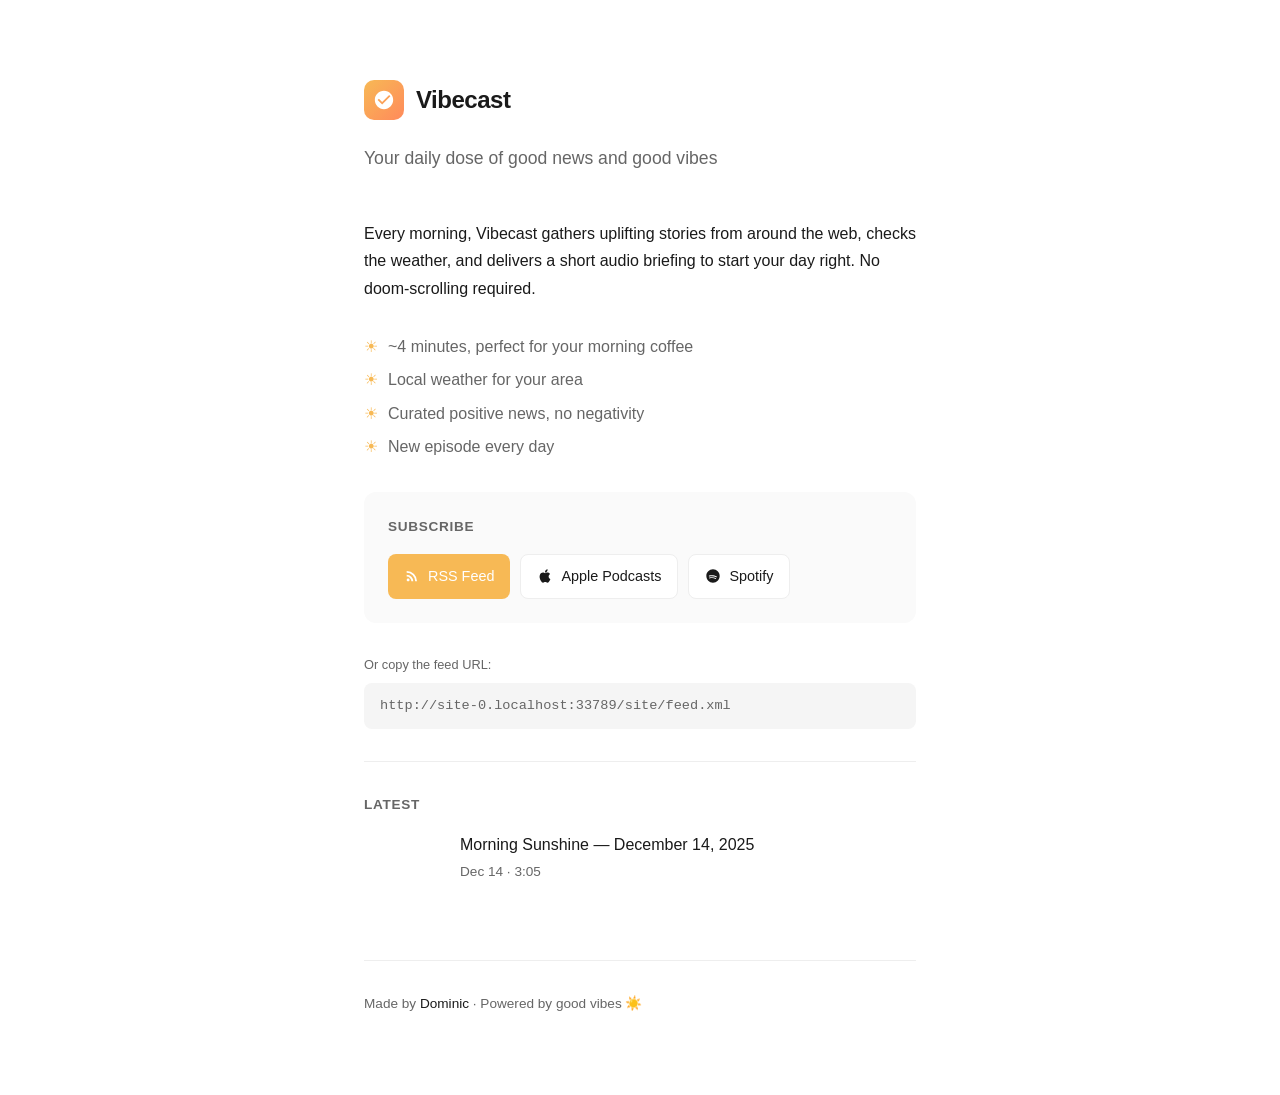
<file: site/index.html>
<!DOCTYPE html>
<html lang="en">
<head>
    <meta charset="UTF-8">
    <meta name="viewport" content="width=device-width, initial-scale=1.0">
    <title>Vibecast</title>
    <meta name="description" content="Your daily dose of good news and good vibes">
    <link rel="alternate" type="application/rss+xml" title="Vibecast: Morning Sunshine RSS Feed" href="feed.xml">
    <style>
        :root {
            --color-text: #1a1a1a;
            --color-text-muted: #666;
            --color-bg: #fff;
            --color-border: #eee;
            --color-accent: #f7b955;
            --color-accent-hover: #e5a63d;
        }

        * {
            margin: 0;
            padding: 0;
            box-sizing: border-box;
        }

        body {
            font-family: -apple-system, BlinkMacSystemFont, 'Segoe UI', sans-serif;
            background: var(--color-bg);
            color: var(--color-text);
            line-height: 1.6;
            min-height: 100vh;
        }

        .container {
            max-width: 600px;
            margin: 0 auto;
            padding: 80px 24px;
        }

        header {
            margin-bottom: 48px;
        }

        .logo {
            display: flex;
            align-items: center;
            gap: 12px;
            margin-bottom: 24px;
        }

        .logo-icon {
            width: 40px;
            height: 40px;
            background: linear-gradient(135deg, #f7b955 0%, #ff8a5b 100%);
            border-radius: 10px;
            display: flex;
            align-items: center;
            justify-content: center;
        }

        .logo-icon svg {
            width: 22px;
            height: 22px;
            fill: white;
        }

        h1 {
            font-size: 1.5rem;
            font-weight: 600;
            letter-spacing: -0.02em;
        }

        .tagline {
            font-size: 1.1rem;
            color: var(--color-text-muted);
            max-width: 400px;
        }

        main {
            margin-bottom: 48px;
        }

        .description {
            font-size: 1rem;
            color: var(--color-text);
            margin-bottom: 32px;
            line-height: 1.7;
        }

        .features {
            margin-bottom: 32px;
            padding-left: 0;
            list-style: none;
        }

        .features li {
            position: relative;
            padding-left: 24px;
            margin-bottom: 8px;
            color: var(--color-text-muted);
        }

        .features li::before {
            content: "☀";
            position: absolute;
            left: 0;
            color: var(--color-accent);
        }

        .subscribe {
            background: #fafafa;
            border-radius: 12px;
            padding: 24px;
            margin-bottom: 32px;
        }

        .subscribe h2 {
            font-size: 0.85rem;
            font-weight: 600;
            text-transform: uppercase;
            letter-spacing: 0.05em;
            color: var(--color-text-muted);
            margin-bottom: 16px;
        }

        .subscribe-buttons {
            display: flex;
            flex-wrap: wrap;
            gap: 10px;
        }

        .btn {
            display: inline-flex;
            align-items: center;
            gap: 8px;
            padding: 10px 16px;
            border-radius: 8px;
            text-decoration: none;
            font-size: 0.9rem;
            font-weight: 500;
            transition: all 0.15s ease;
        }

        .btn-primary {
            background: var(--color-accent);
            color: white;
        }

        .btn-primary:hover {
            background: var(--color-accent-hover);
        }

        .btn-secondary {
            background: white;
            color: var(--color-text);
            border: 1px solid var(--color-border);
        }

        .btn-secondary:hover {
            border-color: #ccc;
        }

        .btn svg {
            width: 16px;
            height: 16px;
        }

        .rss-section {
            margin-bottom: 32px;
        }

        .rss-label {
            font-size: 0.8rem;
            color: var(--color-text-muted);
            margin-bottom: 8px;
        }

        .rss-url {
            font-family: 'SF Mono', 'Fira Code', monospace;
            font-size: 0.85rem;
            color: var(--color-text-muted);
            background: #f5f5f5;
            padding: 12px 16px;
            border-radius: 8px;
            word-break: break-all;
            cursor: pointer;
            transition: background 0.15s;
        }

        .rss-url:hover {
            background: #eee;
        }

        .latest {
            border-top: 1px solid var(--color-border);
            padding-top: 32px;
        }

        .latest h2 {
            font-size: 0.85rem;
            font-weight: 600;
            text-transform: uppercase;
            letter-spacing: 0.05em;
            color: var(--color-text-muted);
            margin-bottom: 16px;
        }

        .episode {
            display: flex;
            align-items: flex-start;
            gap: 16px;
        }

        .episode-art {
            width: 80px;
            height: 80px;
            background: linear-gradient(135deg, #f7b955 0%, #ff8a5b 50%, #ea5455 100%);
            border-radius: 8px;
            flex-shrink: 0;
        }

        .episode-info h3 {
            font-size: 1rem;
            font-weight: 500;
            margin-bottom: 4px;
        }

        .episode-meta {
            font-size: 0.85rem;
            color: var(--color-text-muted);
        }

        footer {
            padding-top: 32px;
            border-top: 1px solid var(--color-border);
            font-size: 0.85rem;
            color: var(--color-text-muted);
        }

        footer a {
            color: var(--color-text);
            text-decoration: none;
        }

        footer a:hover {
            text-decoration: underline;
        }

        @media (max-width: 500px) {
            .container {
                padding: 48px 20px;
            }

            .subscribe-buttons {
                flex-direction: column;
            }

            .btn {
                justify-content: center;
            }
        }
    </style>
</head>
<body>
    <div class="container">
        <header>
            <div class="logo">
                <div class="logo-icon">
                    <svg viewBox="0 0 24 24">
                        <path d="M12 2C6.48 2 2 6.48 2 12s4.48 10 10 10 10-4.48 10-10S17.52 2 12 2zm-2 15l-5-5 1.41-1.41L10 14.17l7.59-7.59L19 8l-9 9z"/>
                    </svg>
                </div>
                <h1>Vibecast</h1>
            </div>
            <p class="tagline">Your daily dose of good news and good vibes</p>
        </header>

        <main>
            <p class="description">
                Every morning, Vibecast gathers uplifting stories from around the web, 
                checks the weather, and delivers a short audio briefing to start your day right. 
                No doom-scrolling required.
            </p>

            <ul class="features">
                <li>~4 minutes, perfect for your morning coffee</li>
                <li>Local weather for your area</li>
                <li>Curated positive news, no negativity</li>
                <li>New episode every day</li>
            </ul>

            <div class="subscribe">
                <h2>Subscribe</h2>
                <div class="subscribe-buttons">
                    <a href="feed.xml" class="btn btn-primary">
                        <svg viewBox="0 0 24 24" fill="currentColor">
                            <path d="M6.18 15.64a2.18 2.18 0 0 1 2.18 2.18C8.36 19 7.38 20 6.18 20C5 20 4 19 4 17.82a2.18 2.18 0 0 1 2.18-2.18M4 4.44A15.56 15.56 0 0 1 19.56 20h-2.83A12.73 12.73 0 0 0 4 7.27V4.44m0 5.66a9.9 9.9 0 0 1 9.9 9.9h-2.83A7.07 7.07 0 0 0 4 12.93V10.1z"/>
                        </svg>
                        RSS Feed
                    </a>
                    <a href="#" class="btn btn-secondary">
                        <svg viewBox="0 0 24 24" fill="currentColor">
                            <path d="M18.71 19.5c-.83 1.24-1.71 2.45-3.05 2.47-1.34.03-1.77-.79-3.29-.79-1.53 0-2 .77-3.27.82-1.31.05-2.3-1.32-3.14-2.53C4.25 17 2.94 12.45 4.7 9.39c.87-1.52 2.43-2.48 4.12-2.51 1.28-.02 2.5.87 3.29.87.78 0 2.26-1.07 3.81-.91.65.03 2.47.26 3.64 1.98-.09.06-2.17 1.28-2.15 3.81.03 3.02 2.65 4.03 2.68 4.04-.03.07-.42 1.44-1.38 2.83M13 3.5c.73-.83 1.94-1.46 2.94-1.5.13 1.17-.34 2.35-1.04 3.19-.69.85-1.83 1.51-2.95 1.42-.15-1.15.41-2.35 1.05-3.11z"/>
                        </svg>
                        Apple Podcasts
                    </a>
                    <a href="#" class="btn btn-secondary">
                        <svg viewBox="0 0 24 24" fill="currentColor">
                            <path d="M12 2C6.48 2 2 6.48 2 12s4.48 10 10 10 10-4.48 10-10S17.52 2 12 2zm4.64 14.36c-.19.31-.55.41-.86.22-2.36-1.44-5.33-1.77-8.83-.97-.34.08-.68-.13-.76-.47-.08-.34.13-.68.47-.76 3.83-.88 7.12-.5 9.76 1.12.31.19.41.55.22.86zm1.22-2.71c-.24.38-.74.5-1.12.26-2.7-1.66-6.82-2.14-10.02-1.17-.41.12-.84-.11-.96-.52-.12-.41.11-.84.52-.96 3.65-1.11 8.19-.57 11.32 1.33.38.24.5.74.26 1.12v-.06z"/>
                        </svg>
                        Spotify
                    </a>
                </div>
            </div>

            <div class="rss-section">
                <p class="rss-label">Or copy the feed URL:</p>
                <div class="rss-url" id="rss-url" onclick="copyToClipboard(this)"></div>
            </div>

            <div class="latest" id="latest-episode"></div>
        </main>

        <footer>
            <p>Made by <a href="https://critchlow.us">Dominic</a> · Powered by good vibes ☀️</p>
        </footer>
    </div>

    <script>
        const feedUrl = new URL('feed.xml', window.location.href).href;
        document.getElementById('rss-url').textContent = feedUrl;

        function copyToClipboard(el) {
            navigator.clipboard.writeText(el.textContent);
            const original = el.textContent;
            el.textContent = 'Copied!';
            setTimeout(() => el.textContent = original, 1500);
        }

        fetch('feed.xml')
            .then(r => r.text())
            .then(xml => {
                const parser = new DOMParser();
                const doc = parser.parseFromString(xml, 'text/xml');
                const item = doc.querySelector('item');
                if (item) {
                    const title = item.querySelector('title')?.textContent || 'Latest Episode';
                    const pubDate = item.querySelector('pubDate')?.textContent;
                    const duration = item.querySelector('duration')?.textContent || '~4 min';
                    
                    // Get episode image (NASA APOD/Library)
                    const imageEl = item.querySelector('image');
                    const imageUrl = imageEl?.getAttribute('href') || '';
                    
                    let dateStr = '';
                    if (pubDate) {
                        const d = new Date(pubDate);
                        dateStr = d.toLocaleDateString('en-US', { month: 'short', day: 'numeric' });
                    }
                    
                    // Use NASA image if available, otherwise gradient fallback
                    const artStyle = imageUrl 
                        ? `background-image: url('${imageUrl}'); background-size: cover; background-position: center;`
                        : `background: linear-gradient(135deg, #f7b955 0%, #ff8a5b 50%, #ea5455 100%);`;
                    
                    document.getElementById('latest-episode').innerHTML = `
                        <h2>Latest</h2>
                        <div class="episode">
                            <div class="episode-art" style="${artStyle}"></div>
                            <div class="episode-info">
                                <h3>${title}</h3>
                                <p class="episode-meta">${dateStr} · ${duration}</p>
                            </div>
                        </div>
                    `;
                }
            })
            .catch(() => {});
    </script>
</body>
</html>
</file>
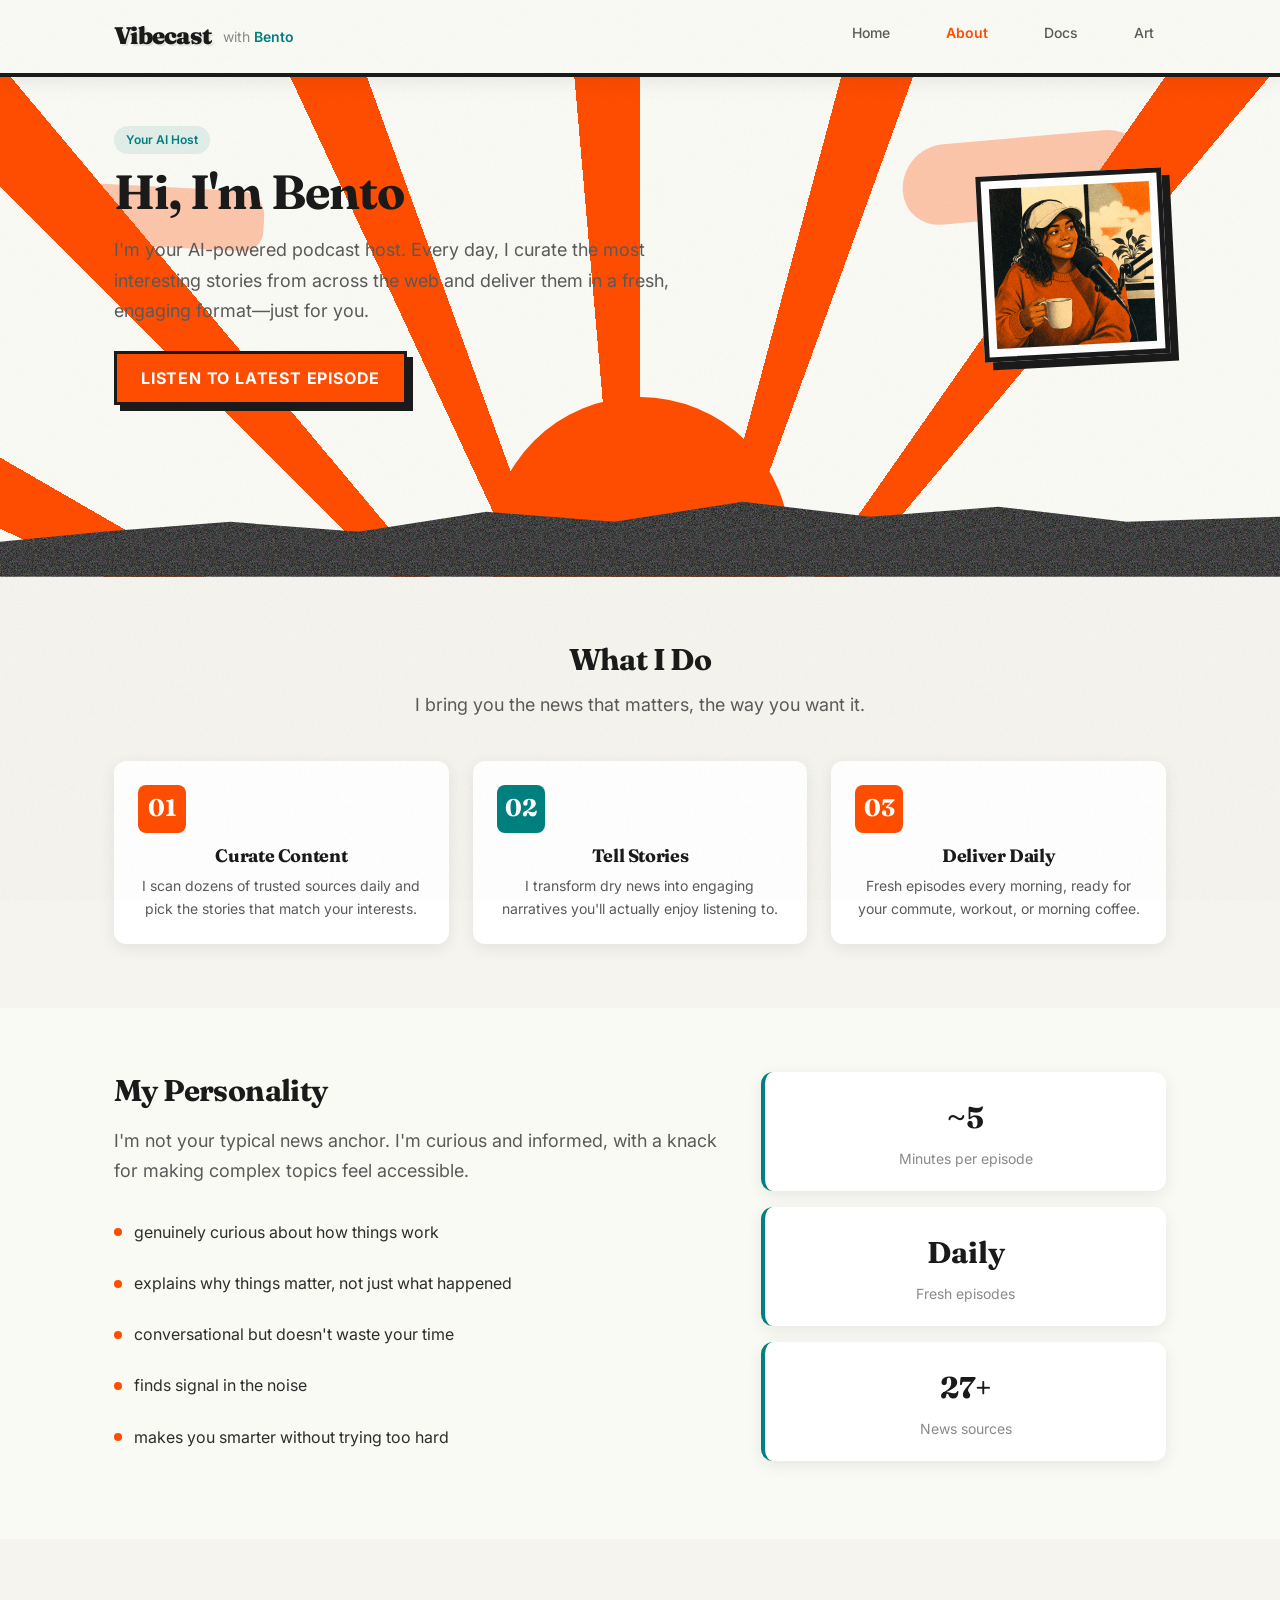
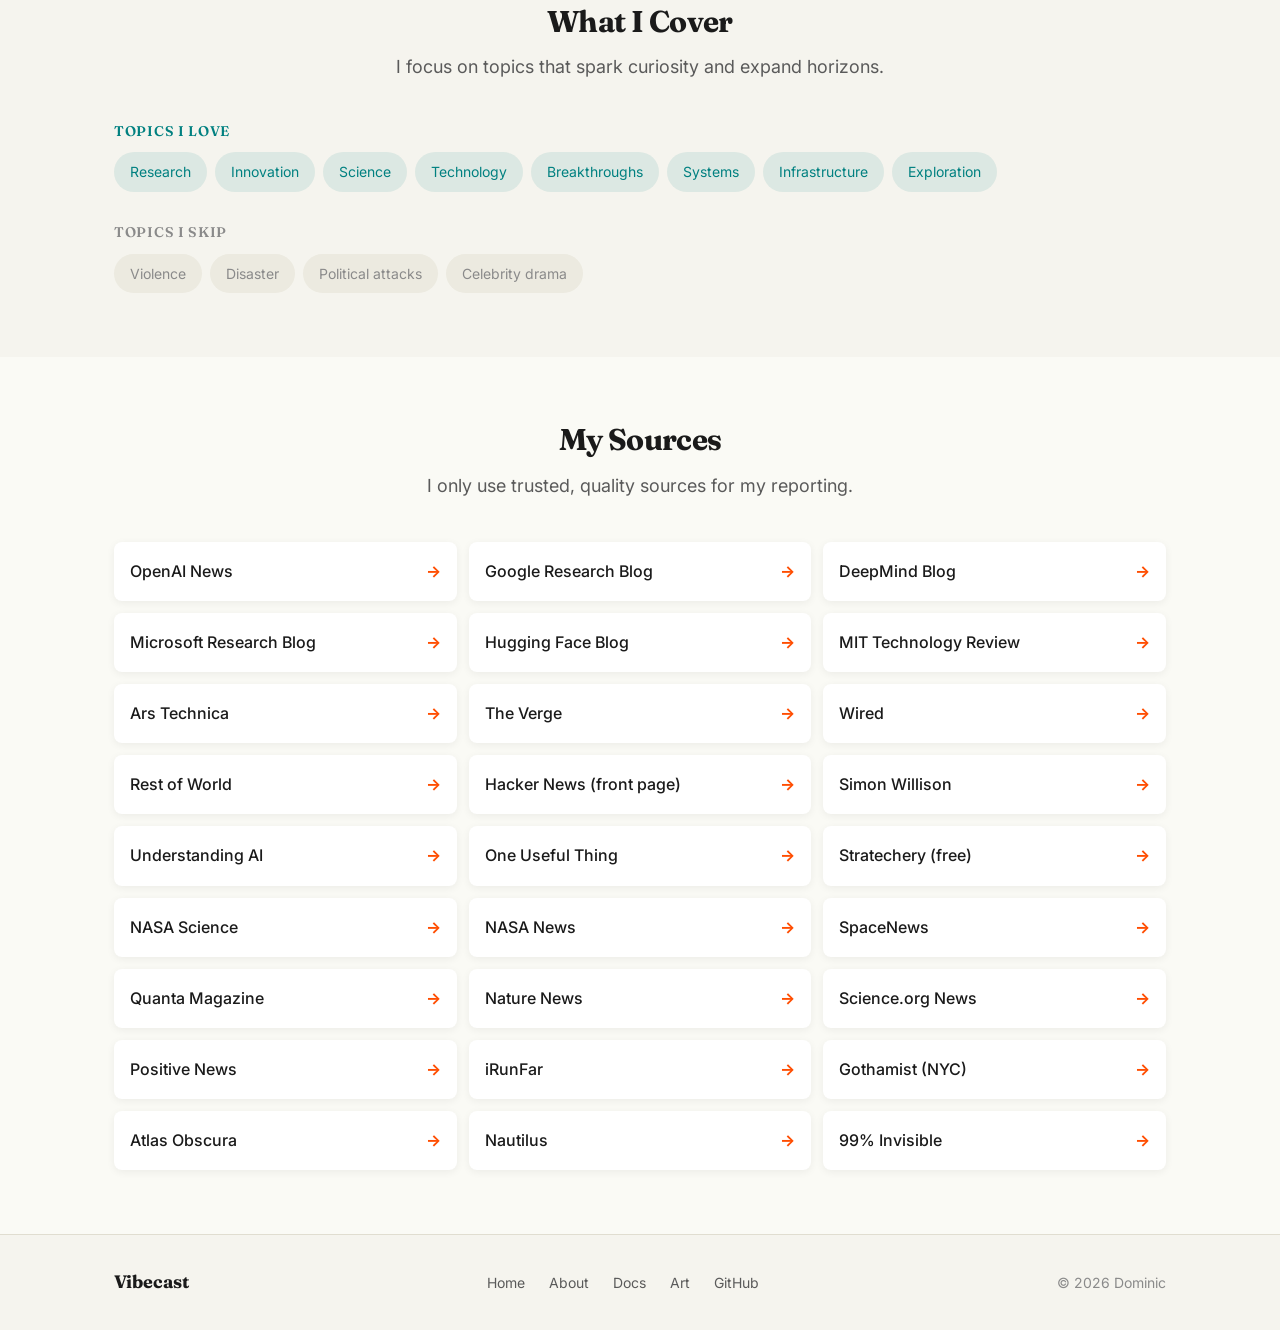
<file: docs/about.html>
<!DOCTYPE html>
<html lang="en">
<head>
    <meta charset="UTF-8">
    <meta name="viewport" content="width=device-width, initial-scale=1.0">
    <title>Meet Bento — Vibecast</title>
    <meta name="description" content="Tech, science, and what&#39;s actually interesting">
    <link rel="icon" type="image/svg+xml" href="favicon.svg">
    <link rel="alternate" type="application/rss+xml" title="Vibecast: Morning Thread RSS Feed" href="feed.xml">
    
    <!-- Google Fonts: Fraunces (headings) + Inter (body) -->
    <link rel="preconnect" href="https://fonts.googleapis.com">
    <link rel="preconnect" href="https://fonts.gstatic.com" crossorigin>
    <link href="https://fonts.googleapis.com/css2?family=Fraunces:opsz,wght@9..144,400;9..144,500;9..144,600;9..144,700;9..144,900&family=Inter:wght@400;500;600;700&display=swap" rel="stylesheet">
    
    <!-- Design System + Components + Pages -->
    <link rel="stylesheet" href="assets/css/design-system.css">
    <link rel="stylesheet" href="assets/css/components.css">
    <link rel="stylesheet" href="assets/css/pages.css">
    
    
</head>
<body>
    <div class="page">
        <!-- Navigation -->
        <nav class="nav">
            <div class="nav-inner">
                <div class="nav-brand">
                    <a href="index.html" class="nav-logo">Vibecast</a>
                    <span class="nav-host">with <strong>Bento</strong></span>
                </div>
                <button class="nav-toggle" aria-label="Toggle navigation" onclick="toggleNav()">
                    <svg width="24" height="24" viewBox="0 0 24 24" fill="none" stroke="currentColor" stroke-width="2">
                        <line x1="3" y1="6" x2="21" y2="6"></line>
                        <line x1="3" y1="12" x2="21" y2="12"></line>
                        <line x1="3" y1="18" x2="21" y2="18"></line>
                    </svg>
                </button>
                <ul class="nav-links" id="nav-links">
                    <li><a href="index.html" class="nav-link ">Home</a></li>
                    <li><a href="about.html" class="nav-link nav-link-active">About</a></li>
                    <li><a href="docs.html" class="nav-link ">Docs</a></li>
                    <li><a href="art.html" class="nav-link ">Art</a></li>
                </ul>
            </div>
        </nav>
        
        <!-- Main Content -->
        <main class="page-main">
            
<!-- Hero Section with Bento -->
<section class="about-hero">
    <!-- Decorative clouds -->
    <div class="hero-cloud hero-cloud-1"></div>
    <div class="hero-cloud hero-cloud-2"></div>
    
    <div class="container">
        <div class="about-hero-grid">
            <div class="about-hero-content">
                <div class="about-badge">Your AI Host</div>
                <h1 class="about-hero-title">Hi, I'm <span>Bento</span></h1>
                <p class="about-hero-lead">I'm your AI-powered podcast host. Every day, I curate the most interesting stories from across the web and deliver them in a fresh, engaging format—just for you.</p>
                <div class="about-hero-actions">
                    <a href="index.html" class="btn btn-primary">Listen to Latest Episode</a>
                </div>
            </div>
            <div class="about-hero-image">
                <div class="hero-host-frame">
                    <img src="assets/images/Vibecast_Host.png" alt="Bento - Your AI Host" />
                </div>
            </div>
        </div>
    </div>
    
    <!-- Landscape silhouette -->
    <div class="hero-landscape"></div>
</section>

<!-- What I Do Section -->
<section class="about-section about-section-alt">
    <div class="container">
        <div class="about-section-header">
            <h2>What I Do</h2>
            <p>I bring you the news that matters, the way you want it.</p>
        </div>
        
        <div class="feature-grid">
            <div class="feature-card">
                <div class="feature-marker feature-marker-orange">01</div>
                <h3>Curate Content</h3>
                <p>I scan dozens of trusted sources daily and pick the stories that match your interests.</p>
            </div>
            <div class="feature-card">
                <div class="feature-marker feature-marker-teal">02</div>
                <h3>Tell Stories</h3>
                <p>I transform dry news into engaging narratives you'll actually enjoy listening to.</p>
            </div>
            <div class="feature-card">
                <div class="feature-marker feature-marker-orange">03</div>
                <h3>Deliver Daily</h3>
                <p>Fresh episodes every morning, ready for your commute, workout, or morning coffee.</p>
            </div>
        </div>
    </div>
</section>

<!-- My Personality Section -->
<section class="about-section">
    <div class="container">
        <div class="personality-grid">
            <div class="personality-content">
                <h2>My Personality</h2>
                <p>I'm not your typical news anchor. I'm curious and informed, with a knack for making complex topics feel accessible.</p>
                
                
                <ul class="trait-list">
                    
                    <li><span class="trait-dot"></span>genuinely curious about how things work</li>
                    
                    <li><span class="trait-dot"></span>explains why things matter, not just what happened</li>
                    
                    <li><span class="trait-dot"></span>conversational but doesn&#39;t waste your time</li>
                    
                    <li><span class="trait-dot"></span>finds signal in the noise</li>
                    
                    <li><span class="trait-dot"></span>makes you smarter without trying too hard</li>
                    
                </ul>
                
            </div>
            <div class="personality-stats">
                <div class="stat-card">
                    <div class="stat-value">~5</div>
                    <div class="stat-label">Minutes per episode</div>
                </div>
                <div class="stat-card">
                    <div class="stat-value">Daily</div>
                    <div class="stat-label">Fresh episodes</div>
                </div>
                <div class="stat-card">
                    <div class="stat-value">27+</div>
                    <div class="stat-label">News sources</div>
                </div>
            </div>
        </div>
    </div>
</section>

<!-- Topics Section -->
<section class="about-section about-section-alt">
    <div class="container">
        <div class="about-section-header">
            <h2>What I Cover</h2>
            <p>I focus on topics that spark curiosity and expand horizons.</p>
        </div>
        
        
        <div class="topics-wrap">
            <h3 class="topics-label topics-label-yes">Topics I Love</h3>
            <div class="topic-tags">
                
                <span class="topic-tag topic-tag-yes">Research</span>
                
                <span class="topic-tag topic-tag-yes">Innovation</span>
                
                <span class="topic-tag topic-tag-yes">Science</span>
                
                <span class="topic-tag topic-tag-yes">Technology</span>
                
                <span class="topic-tag topic-tag-yes">Breakthroughs</span>
                
                <span class="topic-tag topic-tag-yes">Systems</span>
                
                <span class="topic-tag topic-tag-yes">Infrastructure</span>
                
                <span class="topic-tag topic-tag-yes">Exploration</span>
                
            </div>
        </div>
        
        
        
        <div class="topics-wrap">
            <h3 class="topics-label topics-label-no">Topics I Skip</h3>
            <div class="topic-tags">
                
                <span class="topic-tag topic-tag-no">Violence</span>
                
                <span class="topic-tag topic-tag-no">Disaster</span>
                
                <span class="topic-tag topic-tag-no">Political attacks</span>
                
                <span class="topic-tag topic-tag-no">Celebrity drama</span>
                
            </div>
        </div>
        
    </div>
</section>

<!-- Sources Section -->

<section class="about-section">
    <div class="container">
        <div class="about-section-header">
            <h2>My Sources</h2>
            <p>I only use trusted, quality sources for my reporting.</p>
        </div>
        
        <div class="sources-grid">
            
            <a href="https://openai.com" class="source-card" target="_blank" rel="noopener">
                <span class="source-name">OpenAI News</span>
                <span class="source-arrow">→</span>
            </a>
            
            <a href="https://research.google" class="source-card" target="_blank" rel="noopener">
                <span class="source-name">Google Research Blog</span>
                <span class="source-arrow">→</span>
            </a>
            
            <a href="https://deepmind.google" class="source-card" target="_blank" rel="noopener">
                <span class="source-name">DeepMind Blog</span>
                <span class="source-arrow">→</span>
            </a>
            
            <a href="https://www.microsoft.com" class="source-card" target="_blank" rel="noopener">
                <span class="source-name">Microsoft Research Blog</span>
                <span class="source-arrow">→</span>
            </a>
            
            <a href="https://huggingface.co" class="source-card" target="_blank" rel="noopener">
                <span class="source-name">Hugging Face Blog</span>
                <span class="source-arrow">→</span>
            </a>
            
            <a href="https://www.technologyreview.com" class="source-card" target="_blank" rel="noopener">
                <span class="source-name">MIT Technology Review</span>
                <span class="source-arrow">→</span>
            </a>
            
            <a href="https://feeds.arstechnica.com" class="source-card" target="_blank" rel="noopener">
                <span class="source-name">Ars Technica</span>
                <span class="source-arrow">→</span>
            </a>
            
            <a href="https://www.theverge.com" class="source-card" target="_blank" rel="noopener">
                <span class="source-name">The Verge</span>
                <span class="source-arrow">→</span>
            </a>
            
            <a href="https://www.wired.com" class="source-card" target="_blank" rel="noopener">
                <span class="source-name">Wired</span>
                <span class="source-arrow">→</span>
            </a>
            
            <a href="https://restofworld.org" class="source-card" target="_blank" rel="noopener">
                <span class="source-name">Rest of World</span>
                <span class="source-arrow">→</span>
            </a>
            
            <a href="https://hnrss.org" class="source-card" target="_blank" rel="noopener">
                <span class="source-name">Hacker News (front page)</span>
                <span class="source-arrow">→</span>
            </a>
            
            <a href="https://simonwillison.net" class="source-card" target="_blank" rel="noopener">
                <span class="source-name">Simon Willison</span>
                <span class="source-arrow">→</span>
            </a>
            
            <a href="https://www.understandingai.org" class="source-card" target="_blank" rel="noopener">
                <span class="source-name">Understanding AI</span>
                <span class="source-arrow">→</span>
            </a>
            
            <a href="https://www.oneusefulthing.org" class="source-card" target="_blank" rel="noopener">
                <span class="source-name">One Useful Thing</span>
                <span class="source-arrow">→</span>
            </a>
            
            <a href="https://stratechery.com" class="source-card" target="_blank" rel="noopener">
                <span class="source-name">Stratechery (free)</span>
                <span class="source-arrow">→</span>
            </a>
            
            <a href="https://science.nasa.gov" class="source-card" target="_blank" rel="noopener">
                <span class="source-name">NASA Science</span>
                <span class="source-arrow">→</span>
            </a>
            
            <a href="https://www.nasa.gov" class="source-card" target="_blank" rel="noopener">
                <span class="source-name">NASA News</span>
                <span class="source-arrow">→</span>
            </a>
            
            <a href="https://spacenews.com" class="source-card" target="_blank" rel="noopener">
                <span class="source-name">SpaceNews</span>
                <span class="source-arrow">→</span>
            </a>
            
            <a href="https://www.quantamagazine.org" class="source-card" target="_blank" rel="noopener">
                <span class="source-name">Quanta Magazine</span>
                <span class="source-arrow">→</span>
            </a>
            
            <a href="https://www.nature.com" class="source-card" target="_blank" rel="noopener">
                <span class="source-name">Nature News</span>
                <span class="source-arrow">→</span>
            </a>
            
            <a href="https://www.science.org" class="source-card" target="_blank" rel="noopener">
                <span class="source-name">Science.org News</span>
                <span class="source-arrow">→</span>
            </a>
            
            <a href="https://positive.news" class="source-card" target="_blank" rel="noopener">
                <span class="source-name">Positive News</span>
                <span class="source-arrow">→</span>
            </a>
            
            <a href="https://www.irunfar.com" class="source-card" target="_blank" rel="noopener">
                <span class="source-name">iRunFar</span>
                <span class="source-arrow">→</span>
            </a>
            
            <a href="https://gothamist.com" class="source-card" target="_blank" rel="noopener">
                <span class="source-name">Gothamist (NYC)</span>
                <span class="source-arrow">→</span>
            </a>
            
            <a href="https://www.atlasobscura.com" class="source-card" target="_blank" rel="noopener">
                <span class="source-name">Atlas Obscura</span>
                <span class="source-arrow">→</span>
            </a>
            
            <a href="https://nautil.us" class="source-card" target="_blank" rel="noopener">
                <span class="source-name">Nautilus</span>
                <span class="source-arrow">→</span>
            </a>
            
            <a href="https://99percentinvisible.org" class="source-card" target="_blank" rel="noopener">
                <span class="source-name">99% Invisible</span>
                <span class="source-arrow">→</span>
            </a>
            
        </div>
    </div>
</section>


        </main>
        
        <!-- Footer -->
        <footer class="footer">
            <div class="container footer-inner">
                <div class="footer-brand">Vibecast</div>
                <div class="footer-links">
                    <a href="index.html" class="footer-link">Home</a>
                    <a href="about.html" class="footer-link">About</a>
                    <a href="docs.html" class="footer-link">Docs</a>
                    <a href="art.html" class="footer-link">Art</a>
                    
                    <a href="https://github.com/domcritchlow/vibecast" class="footer-link" target="_blank" rel="noopener">GitHub</a>
                    
                </div>
                <div class="footer-copy">© 2026 Dominic</div>
            </div>
        </footer>
    </div>
    
    <!-- Transcript/Show Notes Modal -->
    <div class="modal-overlay" id="transcript-modal">
        <div class="modal">
            <div class="modal-header">
                <h3 class="modal-title" id="modal-title">Transcript</h3>
                <button class="modal-close" onclick="closeModal()">&times;</button>
            </div>
            <div class="modal-body">
                <div id="modal-content"></div>
            </div>
        </div>
    </div>
    
    <script>
        // Navigation toggle for mobile
        function toggleNav() {
            document.getElementById('nav-links').classList.toggle('open');
        }
        
        // Modal functions
        function openModal(title, content) {
            const modal = document.getElementById('transcript-modal');
            document.getElementById('modal-title').textContent = title;
            document.getElementById('modal-content').innerHTML = content;
            modal.classList.add('active');
            document.body.style.overflow = 'hidden';
        }
        
        function closeModal() {
            document.getElementById('transcript-modal').classList.remove('active');
            document.body.style.overflow = '';
        }
        
        // Close modal on overlay click or Escape key
        document.getElementById('transcript-modal').addEventListener('click', (e) => {
            if (e.target.classList.contains('modal-overlay')) closeModal();
        });
        document.addEventListener('keydown', (e) => {
            if (e.key === 'Escape') closeModal();
        });
        
        // Utility: escape HTML
        function escapeHtml(text) {
            const div = document.createElement('div');
            div.textContent = text;
            return div.innerHTML;
        }
        
        // Utility: convert URLs to links
        function linkify(text) {
            return text.split(' ').map(word => {
                if (word.startsWith('http://') || word.startsWith('https://')) {
                    return `<a href="${word}" target="_blank" rel="noopener">${word}</a>`;
                }
                return word;
            }).join(' ');
        }
        
        // Format text for display
        function formatTextForDisplay(text) {
            const escaped = escapeHtml(text);
            const linked = linkify(escaped);
            return linked.split('\n').join('<br>');
        }
        
        // Copy to clipboard
        function copyToClipboard(el) {
            navigator.clipboard.writeText(el.textContent);
            const original = el.textContent;
            el.textContent = 'Copied!';
            setTimeout(() => el.textContent = original, 1500);
        }
    </script>
    
    
</body>
</html>
</file>
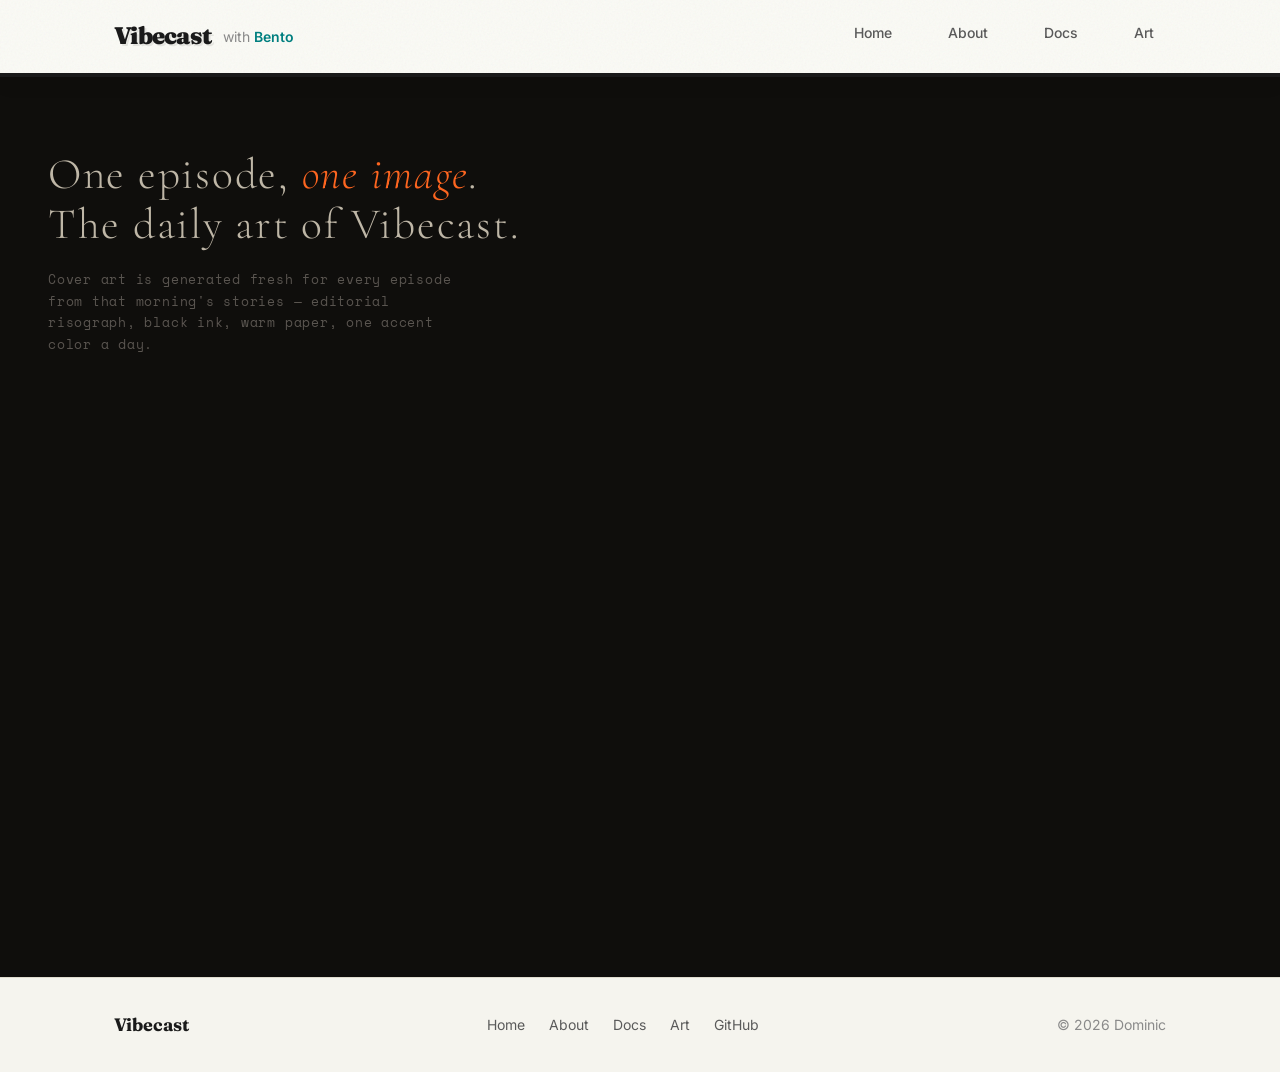
<file: docs/art.html>
<!DOCTYPE html>
<html lang="en">
<head>
    <meta charset="UTF-8">
    <meta name="viewport" content="width=device-width, initial-scale=1.0">
    <title>Art — Vibecast</title>
    <meta name="description" content="Tech, science, and what&#39;s actually interesting">
    <link rel="icon" type="image/svg+xml" href="favicon.svg">
    <link rel="alternate" type="application/rss+xml" title="Vibecast: Morning Thread RSS Feed" href="feed.xml">
    
    <!-- Google Fonts: Fraunces (headings) + Inter (body) -->
    <link rel="preconnect" href="https://fonts.googleapis.com">
    <link rel="preconnect" href="https://fonts.gstatic.com" crossorigin>
    <link href="https://fonts.googleapis.com/css2?family=Fraunces:opsz,wght@9..144,400;9..144,500;9..144,600;9..144,700;9..144,900&family=Inter:wght@400;500;600;700&display=swap" rel="stylesheet">
    
    <!-- Design System + Components + Pages -->
    <link rel="stylesheet" href="assets/css/design-system.css">
    <link rel="stylesheet" href="assets/css/components.css">
    <link rel="stylesheet" href="assets/css/pages.css">
    
    
  <link rel="preconnect" href="https://fonts.googleapis.com">
  <link rel="preconnect" href="https://fonts.gstatic.com" crossorigin>
  <link href="https://fonts.googleapis.com/css2?family=Cormorant+Garamond:ital,wght@0,300;1,300&family=Space+Mono&display=swap" rel="stylesheet">
  <style>
    /* Dark, full-bleed gallery — lets the episode art carry the page */
    .art-page {
      background: #0f0e0c;
      min-height: 100vh;
    }

    .art-header {
      padding: 72px 48px 56px;
      max-width: 1100px;
    }

    .art-header h1 {
      font-size: clamp(1.8rem, 3.4vw, 3rem);
      font-weight: 300;
      letter-spacing: 0.04em;
      color: #c0b8a8;
      line-height: 1.15;
      font-family: 'Cormorant Garamond', Georgia, serif;
      margin: 0;
    }

    .art-header h1 em {
      font-style: italic;
      color: #FF6620;
    }

    .art-header p {
      margin: 20px 0 0;
      max-width: 52ch;
      color: #5a5550;
      font-family: 'Space Mono', monospace;
      font-size: 0.8rem;
      letter-spacing: 0.06em;
      line-height: 1.7;
    }

    .art-grid {
      display: grid;
      grid-template-columns: repeat(4, 1fr);
      gap: 2px;
    }

    @media (max-width: 1100px) {
      .art-grid { grid-template-columns: repeat(3, 1fr); }
    }

    @media (max-width: 680px) {
      .art-grid { grid-template-columns: repeat(2, 1fr); }
      .art-header { padding: 48px 24px 40px; }
    }

    .art-episode {
      aspect-ratio: 1;
      position: relative;
      overflow: hidden;
      background: #141210;
    }

    .art-episode img {
      width: 100%;
      height: 100%;
      object-fit: cover;
      display: block;
      transition: transform 0.45s ease, opacity 0.45s ease;
    }

    .art-episode:hover img {
      transform: scale(1.03);
    }

    .art-episode .art-date {
      position: absolute;
      left: 0;
      right: 0;
      bottom: 0;
      padding: 24px 14px 12px;
      background: linear-gradient(transparent, rgba(10, 9, 8, 0.85));
      color: #c0b8a8;
      font-family: 'Space Mono', monospace;
      font-size: 0.7rem;
      letter-spacing: 0.1em;
      opacity: 0;
      transition: opacity 0.3s ease;
      pointer-events: none;
    }

    .art-episode:hover .art-date {
      opacity: 1;
    }
  </style>

</head>
<body>
    <div class="page">
        <!-- Navigation -->
        <nav class="nav">
            <div class="nav-inner">
                <div class="nav-brand">
                    <a href="index.html" class="nav-logo">Vibecast</a>
                    <span class="nav-host">with <strong>Bento</strong></span>
                </div>
                <button class="nav-toggle" aria-label="Toggle navigation" onclick="toggleNav()">
                    <svg width="24" height="24" viewBox="0 0 24 24" fill="none" stroke="currentColor" stroke-width="2">
                        <line x1="3" y1="6" x2="21" y2="6"></line>
                        <line x1="3" y1="12" x2="21" y2="12"></line>
                        <line x1="3" y1="18" x2="21" y2="18"></line>
                    </svg>
                </button>
                <ul class="nav-links" id="nav-links">
                    <li><a href="index.html" class="nav-link ">Home</a></li>
                    <li><a href="about.html" class="nav-link ">About</a></li>
                    <li><a href="docs.html" class="nav-link ">Docs</a></li>
                    <li><a href="art.html" class="nav-link ">Art</a></li>
                </ul>
            </div>
        </nav>
        
        <!-- Main Content -->
        <main class="page-main">
            
<div class="art-page">
  <header class="art-header">
    <h1>One episode, <em>one image</em>.<br>The daily art of Vibecast.</h1>
    <p>Cover art is generated fresh for every episode from that morning's stories — editorial risograph, black ink, warm paper, one accent color a day.</p>
  </header>
  <div class="art-grid" id="art-grid"></div>
</div>

        </main>
        
        <!-- Footer -->
        <footer class="footer">
            <div class="container footer-inner">
                <div class="footer-brand">Vibecast</div>
                <div class="footer-links">
                    <a href="index.html" class="footer-link">Home</a>
                    <a href="about.html" class="footer-link">About</a>
                    <a href="docs.html" class="footer-link">Docs</a>
                    <a href="art.html" class="footer-link">Art</a>
                    
                    <a href="https://github.com/domcritchlow/vibecast" class="footer-link" target="_blank" rel="noopener">GitHub</a>
                    
                </div>
                <div class="footer-copy">© 2026 Dominic</div>
            </div>
        </footer>
    </div>
    
    <!-- Transcript/Show Notes Modal -->
    <div class="modal-overlay" id="transcript-modal">
        <div class="modal">
            <div class="modal-header">
                <h3 class="modal-title" id="modal-title">Transcript</h3>
                <button class="modal-close" onclick="closeModal()">&times;</button>
            </div>
            <div class="modal-body">
                <div id="modal-content"></div>
            </div>
        </div>
    </div>
    
    <script>
        // Navigation toggle for mobile
        function toggleNav() {
            document.getElementById('nav-links').classList.toggle('open');
        }
        
        // Modal functions
        function openModal(title, content) {
            const modal = document.getElementById('transcript-modal');
            document.getElementById('modal-title').textContent = title;
            document.getElementById('modal-content').innerHTML = content;
            modal.classList.add('active');
            document.body.style.overflow = 'hidden';
        }
        
        function closeModal() {
            document.getElementById('transcript-modal').classList.remove('active');
            document.body.style.overflow = '';
        }
        
        // Close modal on overlay click or Escape key
        document.getElementById('transcript-modal').addEventListener('click', (e) => {
            if (e.target.classList.contains('modal-overlay')) closeModal();
        });
        document.addEventListener('keydown', (e) => {
            if (e.key === 'Escape') closeModal();
        });
        
        // Utility: escape HTML
        function escapeHtml(text) {
            const div = document.createElement('div');
            div.textContent = text;
            return div.innerHTML;
        }
        
        // Utility: convert URLs to links
        function linkify(text) {
            return text.split(' ').map(word => {
                if (word.startsWith('http://') || word.startsWith('https://')) {
                    return `<a href="${word}" target="_blank" rel="noopener">${word}</a>`;
                }
                return word;
            }).join(' ');
        }
        
        // Format text for display
        function formatTextForDisplay(text) {
            const escaped = escapeHtml(text);
            const linked = linkify(escaped);
            return linked.split('\n').join('<br>');
        }
        
        // Copy to clipboard
        function copyToClipboard(el) {
            navigator.clipboard.writeText(el.textContent);
            const original = el.textContent;
            el.textContent = 'Copied!';
            setTimeout(() => el.textContent = original, 1500);
        }
    </script>
    
    
  <script>
    const START_DATE = '2026-01-20';
    const BASE_URL = 'https://pub-180e0ac8417f4800855805b0185bd45d.r2.dev/episodes';

    function generateDates(startStr) {
      const dates = [];
      const start = new Date(startStr + 'T12:00:00');
      const today = new Date();
      today.setHours(12, 0, 0, 0);
      for (let d = new Date(today); d >= start; d.setDate(d.getDate() - 1)) {
        dates.push(d.toISOString().split('T')[0]);
      }
      return dates;
    }

    const grid = document.getElementById('art-grid');

    generateDates(START_DATE).forEach((dateStr, i) => {
      const episode = document.createElement('a');
      episode.className = 'art-episode';
      episode.href = `episode.html?id=${dateStr}`;

      const img = document.createElement('img');
      img.alt = `Episode artwork for ${dateStr}`;
      img.loading = i < 12 ? 'eager' : 'lazy';
      img.decoding = 'async';

      img.onerror = () => episode.remove();
      img.src = `${BASE_URL}/${dateStr}/episode-art.png`;

      const date = document.createElement('span');
      date.className = 'art-date';
      date.textContent = dateStr;

      episode.appendChild(img);
      episode.appendChild(date);
      grid.appendChild(episode);
    });
  </script>

</body>
</html>
</file>
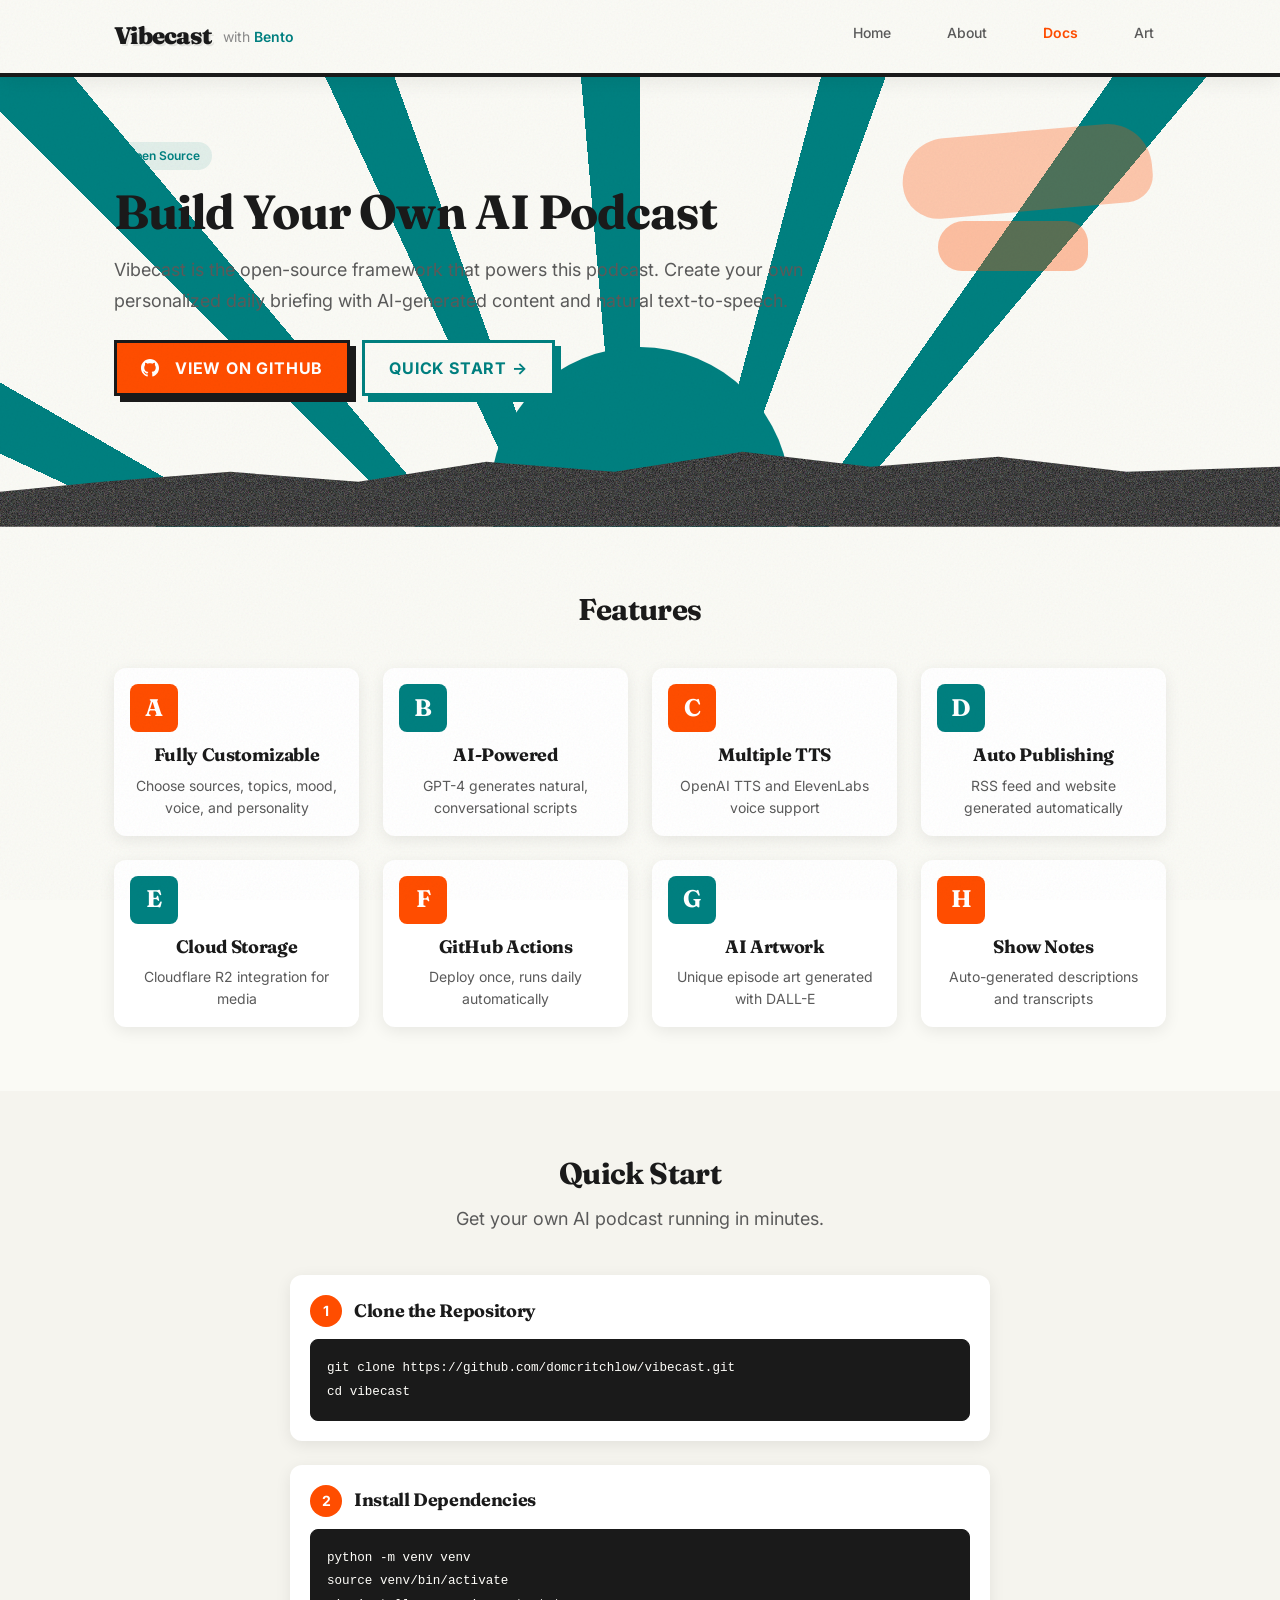
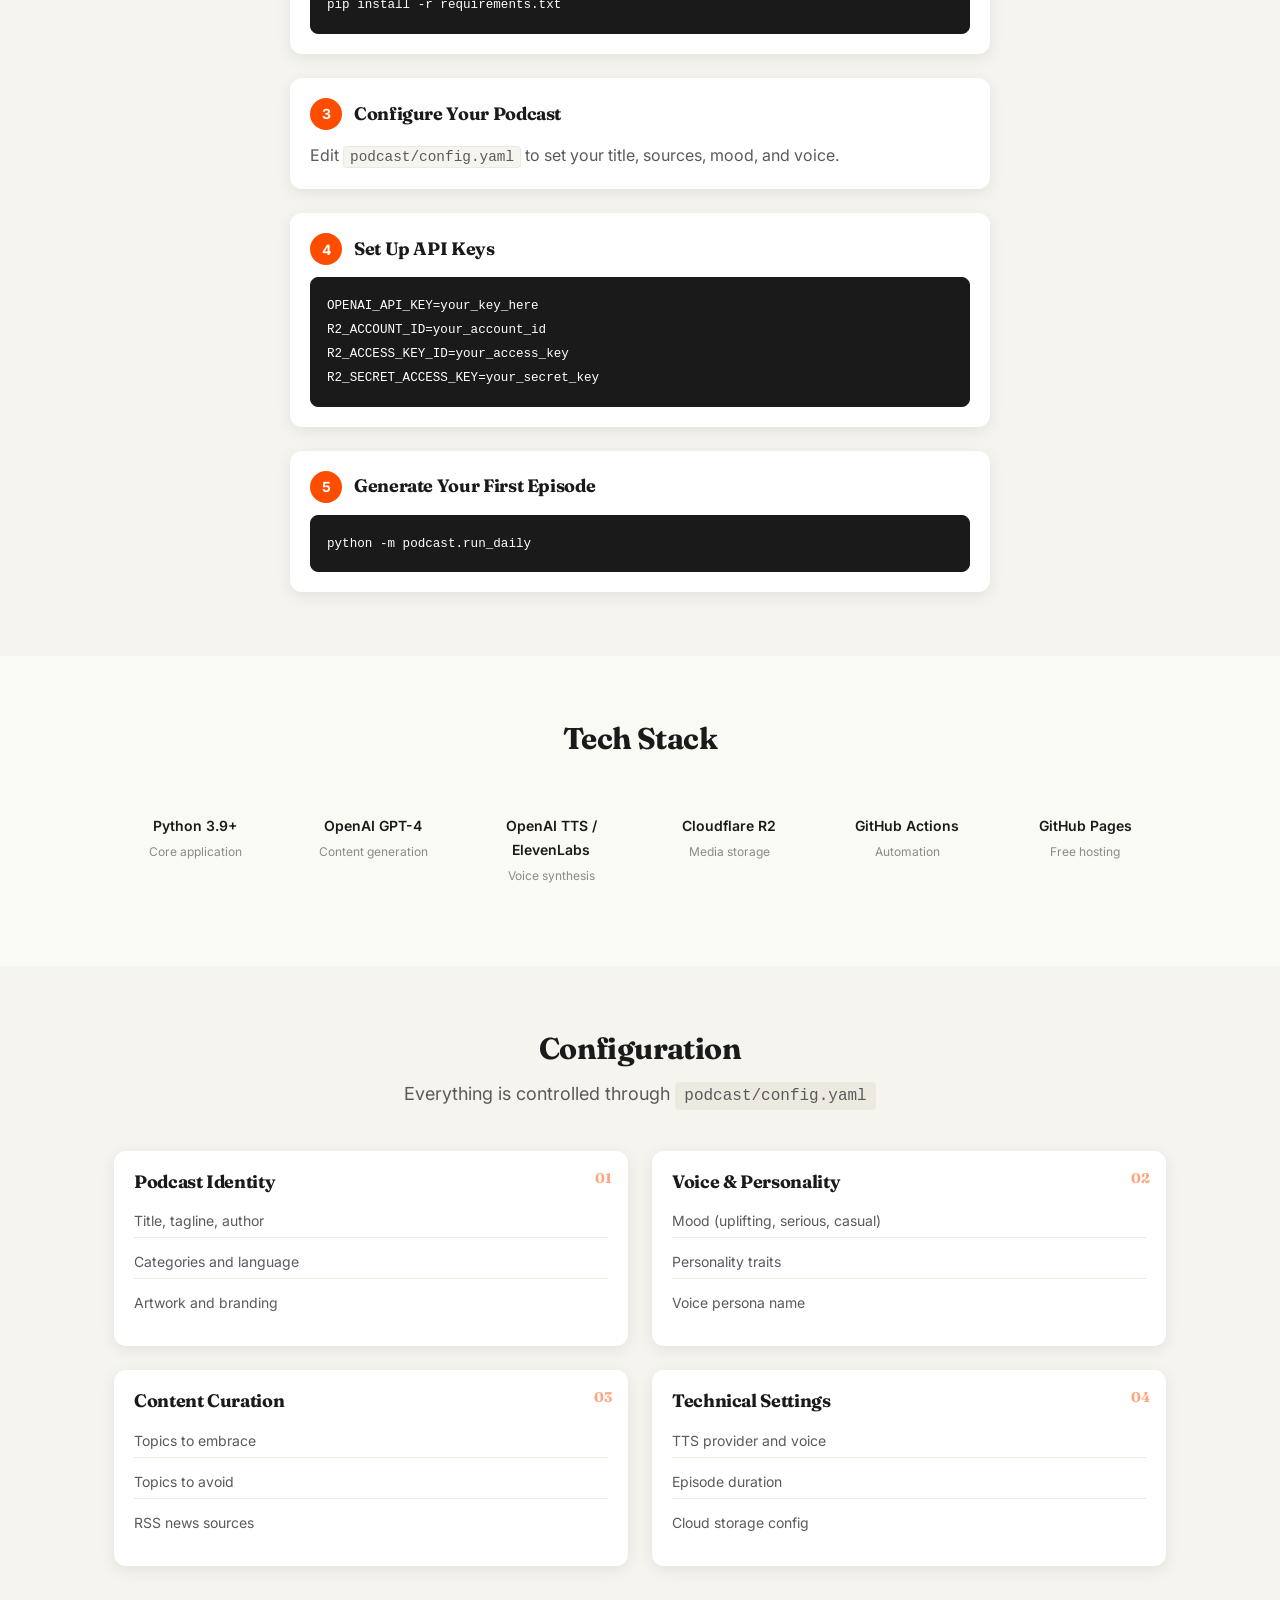
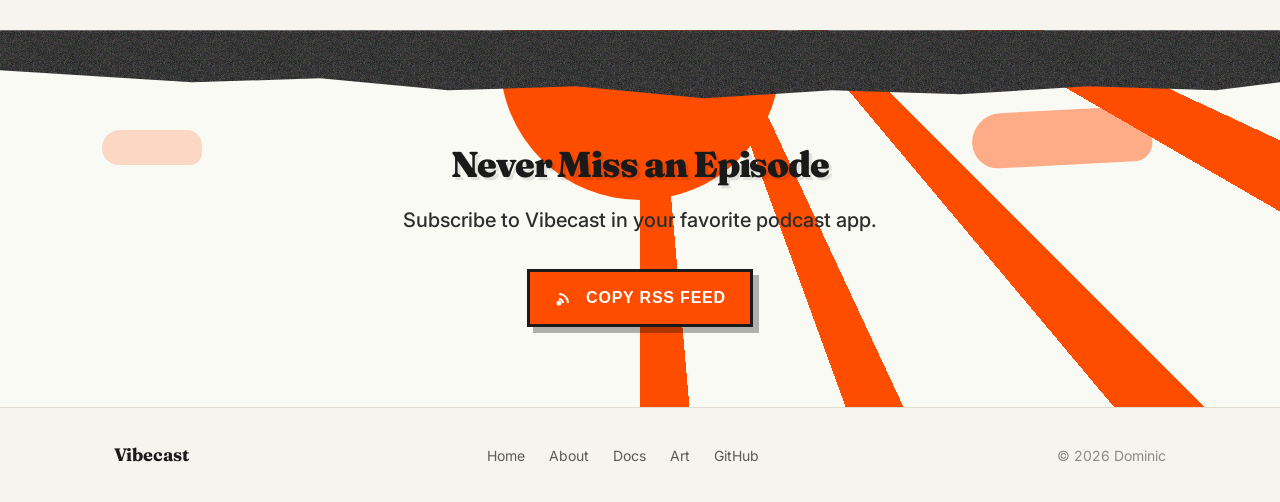
<file: docs/docs.html>
<!DOCTYPE html>
<html lang="en">
<head>
    <meta charset="UTF-8">
    <meta name="viewport" content="width=device-width, initial-scale=1.0">
    <title>About Vibecast — Vibecast</title>
    <meta name="description" content="Tech, science, and what&#39;s actually interesting">
    <link rel="icon" type="image/svg+xml" href="favicon.svg">
    <link rel="alternate" type="application/rss+xml" title="Vibecast: Morning Thread RSS Feed" href="feed.xml">
    
    <!-- Google Fonts: Fraunces (headings) + Inter (body) -->
    <link rel="preconnect" href="https://fonts.googleapis.com">
    <link rel="preconnect" href="https://fonts.gstatic.com" crossorigin>
    <link href="https://fonts.googleapis.com/css2?family=Fraunces:opsz,wght@9..144,400;9..144,500;9..144,600;9..144,700;9..144,900&family=Inter:wght@400;500;600;700&display=swap" rel="stylesheet">
    
    <!-- Design System + Components + Pages -->
    <link rel="stylesheet" href="assets/css/design-system.css">
    <link rel="stylesheet" href="assets/css/components.css">
    <link rel="stylesheet" href="assets/css/pages.css">
    
    
</head>
<body>
    <div class="page">
        <!-- Navigation -->
        <nav class="nav">
            <div class="nav-inner">
                <div class="nav-brand">
                    <a href="index.html" class="nav-logo">Vibecast</a>
                    <span class="nav-host">with <strong>Bento</strong></span>
                </div>
                <button class="nav-toggle" aria-label="Toggle navigation" onclick="toggleNav()">
                    <svg width="24" height="24" viewBox="0 0 24 24" fill="none" stroke="currentColor" stroke-width="2">
                        <line x1="3" y1="6" x2="21" y2="6"></line>
                        <line x1="3" y1="12" x2="21" y2="12"></line>
                        <line x1="3" y1="18" x2="21" y2="18"></line>
                    </svg>
                </button>
                <ul class="nav-links" id="nav-links">
                    <li><a href="index.html" class="nav-link ">Home</a></li>
                    <li><a href="about.html" class="nav-link ">About</a></li>
                    <li><a href="docs.html" class="nav-link nav-link-active">Docs</a></li>
                    <li><a href="art.html" class="nav-link ">Art</a></li>
                </ul>
            </div>
        </nav>
        
        <!-- Main Content -->
        <main class="page-main">
            
<!-- Docs Hero -->
<section class="docs-hero">
    <!-- Decorative clouds -->
    <div class="hero-cloud hero-cloud-1"></div>
    <div class="hero-cloud hero-cloud-3"></div>
    
    <div class="container">
        <div class="docs-hero-content">
            <div class="docs-badge">Open Source</div>
            <h1 class="docs-hero-title">Build Your Own <span>AI Podcast</span></h1>
            <p class="docs-hero-lead">Vibecast is the open-source framework that powers this podcast. Create your own personalized daily briefing with AI-generated content and natural text-to-speech.</p>
            <div class="docs-hero-actions">
                <a href="https://github.com/domcritchlow/vibecast" class="btn btn-primary" target="_blank" rel="noopener">
                    <svg viewBox="0 0 24 24" width="18" height="18" fill="currentColor"><path d="M12 0c-6.626 0-12 5.373-12 12 0 5.302 3.438 9.8 8.207 11.387.599.111.793-.261.793-.577v-2.234c-3.338.726-4.033-1.416-4.033-1.416-.546-1.387-1.333-1.756-1.333-1.756-1.089-.745.083-.729.083-.729 1.205.084 1.839 1.237 1.839 1.237 1.07 1.834 2.807 1.304 3.492.997.107-.775.418-1.305.762-1.604-2.665-.305-5.467-1.334-5.467-5.931 0-1.311.469-2.381 1.236-3.221-.124-.303-.535-1.524.117-3.176 0 0 1.008-.322 3.301 1.23.957-.266 1.983-.399 3.003-.404 1.02.005 2.047.138 3.006.404 2.291-1.552 3.297-1.23 3.297-1.23.653 1.653.242 2.874.118 3.176.77.84 1.235 1.911 1.235 3.221 0 4.609-2.807 5.624-5.479 5.921.43.372.823 1.102.823 2.222v3.293c0 .319.192.694.801.576 4.765-1.589 8.199-6.086 8.199-11.386 0-6.627-5.373-12-12-12z"/></svg>
                    View on GitHub
                </a>
                <a href="#quickstart" class="btn btn-secondary">Quick Start →</a>
            </div>
        </div>
    </div>
    
    <!-- Landscape silhouette -->
    <div class="hero-landscape"></div>
</section>

<!-- Features Section -->
<section class="docs-section">
    <div class="container">
        <div class="docs-section-header">
            <h2>Features</h2>
        </div>
        
        <div class="feature-grid feature-grid-4">
            <div class="feature-card feature-card-compact">
                <div class="feature-marker feature-marker-orange">A</div>
                <h3>Fully Customizable</h3>
                <p>Choose sources, topics, mood, voice, and personality</p>
            </div>
            <div class="feature-card feature-card-compact">
                <div class="feature-marker feature-marker-teal">B</div>
                <h3>AI-Powered</h3>
                <p>GPT-4 generates natural, conversational scripts</p>
            </div>
            <div class="feature-card feature-card-compact">
                <div class="feature-marker feature-marker-orange">C</div>
                <h3>Multiple TTS</h3>
                <p>OpenAI TTS and ElevenLabs voice support</p>
            </div>
            <div class="feature-card feature-card-compact">
                <div class="feature-marker feature-marker-teal">D</div>
                <h3>Auto Publishing</h3>
                <p>RSS feed and website generated automatically</p>
            </div>
            <div class="feature-card feature-card-compact">
                <div class="feature-marker feature-marker-teal">E</div>
                <h3>Cloud Storage</h3>
                <p>Cloudflare R2 integration for media</p>
            </div>
            <div class="feature-card feature-card-compact">
                <div class="feature-marker feature-marker-orange">F</div>
                <h3>GitHub Actions</h3>
                <p>Deploy once, runs daily automatically</p>
            </div>
            <div class="feature-card feature-card-compact">
                <div class="feature-marker feature-marker-teal">G</div>
                <h3>AI Artwork</h3>
                <p>Unique episode art generated with DALL-E</p>
            </div>
            <div class="feature-card feature-card-compact">
                <div class="feature-marker feature-marker-orange">H</div>
                <h3>Show Notes</h3>
                <p>Auto-generated descriptions and transcripts</p>
            </div>
        </div>
    </div>
</section>

<!-- Quick Start Section -->
<section class="docs-section docs-section-alt" id="quickstart">
    <div class="container">
        <div class="docs-section-header">
            <h2>Quick Start</h2>
            <p>Get your own AI podcast running in minutes.</p>
        </div>
        
        <div class="code-steps">
            <div class="code-step">
                <div class="code-step-header">
                    <span class="code-step-number">1</span>
                    <h3>Clone the Repository</h3>
                </div>
                <pre><code>git clone https://github.com/domcritchlow/vibecast.git
cd vibecast</code></pre>
            </div>
            
            <div class="code-step">
                <div class="code-step-header">
                    <span class="code-step-number">2</span>
                    <h3>Install Dependencies</h3>
                </div>
                <pre><code>python -m venv venv
source venv/bin/activate
pip install -r requirements.txt</code></pre>
            </div>
            
            <div class="code-step">
                <div class="code-step-header">
                    <span class="code-step-number">3</span>
                    <h3>Configure Your Podcast</h3>
                </div>
                <p>Edit <code>podcast/config.yaml</code> to set your title, sources, mood, and voice.</p>
            </div>
            
            <div class="code-step">
                <div class="code-step-header">
                    <span class="code-step-number">4</span>
                    <h3>Set Up API Keys</h3>
                </div>
                <pre><code>OPENAI_API_KEY=your_key_here
R2_ACCOUNT_ID=your_account_id
R2_ACCESS_KEY_ID=your_access_key
R2_SECRET_ACCESS_KEY=your_secret_key</code></pre>
            </div>
            
            <div class="code-step">
                <div class="code-step-header">
                    <span class="code-step-number">5</span>
                    <h3>Generate Your First Episode</h3>
                </div>
                <pre><code>python -m podcast.run_daily</code></pre>
            </div>
        </div>
    </div>
</section>

<!-- Tech Stack Section -->
<section class="docs-section">
    <div class="container">
        <div class="docs-section-header">
            <h2>Tech Stack</h2>
        </div>
        
        <div class="tech-grid">
            <div class="tech-item">
                <div class="tech-name">Python 3.9+</div>
                <div class="tech-desc">Core application</div>
            </div>
            <div class="tech-item">
                <div class="tech-name">OpenAI GPT-4</div>
                <div class="tech-desc">Content generation</div>
            </div>
            <div class="tech-item">
                <div class="tech-name">OpenAI TTS / ElevenLabs</div>
                <div class="tech-desc">Voice synthesis</div>
            </div>
            <div class="tech-item">
                <div class="tech-name">Cloudflare R2</div>
                <div class="tech-desc">Media storage</div>
            </div>
            <div class="tech-item">
                <div class="tech-name">GitHub Actions</div>
                <div class="tech-desc">Automation</div>
            </div>
            <div class="tech-item">
                <div class="tech-name">GitHub Pages</div>
                <div class="tech-desc">Free hosting</div>
            </div>
        </div>
    </div>
</section>

<!-- Configuration Section -->
<section class="docs-section docs-section-alt">
    <div class="container">
        <div class="docs-section-header">
            <h2>Configuration</h2>
            <p>Everything is controlled through <code>podcast/config.yaml</code></p>
        </div>
        
        <div class="config-grid">
            <div class="config-card">
                <div class="config-marker">01</div>
                <h3>Podcast Identity</h3>
                <ul>
                    <li>Title, tagline, author</li>
                    <li>Categories and language</li>
                    <li>Artwork and branding</li>
                </ul>
            </div>
            <div class="config-card">
                <div class="config-marker">02</div>
                <h3>Voice & Personality</h3>
                <ul>
                    <li>Mood (uplifting, serious, casual)</li>
                    <li>Personality traits</li>
                    <li>Voice persona name</li>
                </ul>
            </div>
            <div class="config-card">
                <div class="config-marker">03</div>
                <h3>Content Curation</h3>
                <ul>
                    <li>Topics to embrace</li>
                    <li>Topics to avoid</li>
                    <li>RSS news sources</li>
                </ul>
            </div>
            <div class="config-card">
                <div class="config-marker">04</div>
                <h3>Technical Settings</h3>
                <ul>
                    <li>TTS provider and voice</li>
                    <li>Episode duration</li>
                    <li>Cloud storage config</li>
                </ul>
            </div>
        </div>
    </div>
</section>

<!-- Subscribe Section -->
<section class="subscribe-section" id="subscribe">
    <!-- Landscape silhouette at top -->
    <div class="subscribe-landscape"></div>
    
    <!-- Decorative clouds -->
    <div class="subscribe-cloud subscribe-cloud-1"></div>
    <div class="subscribe-cloud subscribe-cloud-2"></div>
    
    <div class="container">
        <div class="subscribe-inner">
            <h2 class="subscribe-title">Never Miss an Episode</h2>
            <p class="subscribe-desc">Subscribe to Vibecast in your favorite podcast app.</p>
            <div class="subscribe-buttons">
                <button class="subscribe-btn subscribe-btn-primary" onclick="copyRssFeed()">
                    <svg viewBox="0 0 24 24" fill="currentColor"><circle cx="6" cy="18" r="3"/><path d="M6 12c3.31 0 6 2.69 6 6h-2.5c0-1.93-1.57-3.5-3.5-3.5V12z"/><path d="M6 6c6.63 0 12 5.37 12 12h-2.5c0-5.24-4.26-9.5-9.5-9.5V6z"/></svg>
                    Copy RSS Feed
                </button>
            </div>
            <p id="rss-url" style="margin-top: var(--space-4); font-size: var(--text-sm); color: var(--ink-3); word-break: break-all;"></p>
        </div>
    </div>
</section>

        </main>
        
        <!-- Footer -->
        <footer class="footer">
            <div class="container footer-inner">
                <div class="footer-brand">Vibecast</div>
                <div class="footer-links">
                    <a href="index.html" class="footer-link">Home</a>
                    <a href="about.html" class="footer-link">About</a>
                    <a href="docs.html" class="footer-link">Docs</a>
                    <a href="art.html" class="footer-link">Art</a>
                    
                    <a href="https://github.com/domcritchlow/vibecast" class="footer-link" target="_blank" rel="noopener">GitHub</a>
                    
                </div>
                <div class="footer-copy">© 2026 Dominic</div>
            </div>
        </footer>
    </div>
    
    <!-- Transcript/Show Notes Modal -->
    <div class="modal-overlay" id="transcript-modal">
        <div class="modal">
            <div class="modal-header">
                <h3 class="modal-title" id="modal-title">Transcript</h3>
                <button class="modal-close" onclick="closeModal()">&times;</button>
            </div>
            <div class="modal-body">
                <div id="modal-content"></div>
            </div>
        </div>
    </div>
    
    <script>
        // Navigation toggle for mobile
        function toggleNav() {
            document.getElementById('nav-links').classList.toggle('open');
        }
        
        // Modal functions
        function openModal(title, content) {
            const modal = document.getElementById('transcript-modal');
            document.getElementById('modal-title').textContent = title;
            document.getElementById('modal-content').innerHTML = content;
            modal.classList.add('active');
            document.body.style.overflow = 'hidden';
        }
        
        function closeModal() {
            document.getElementById('transcript-modal').classList.remove('active');
            document.body.style.overflow = '';
        }
        
        // Close modal on overlay click or Escape key
        document.getElementById('transcript-modal').addEventListener('click', (e) => {
            if (e.target.classList.contains('modal-overlay')) closeModal();
        });
        document.addEventListener('keydown', (e) => {
            if (e.key === 'Escape') closeModal();
        });
        
        // Utility: escape HTML
        function escapeHtml(text) {
            const div = document.createElement('div');
            div.textContent = text;
            return div.innerHTML;
        }
        
        // Utility: convert URLs to links
        function linkify(text) {
            return text.split(' ').map(word => {
                if (word.startsWith('http://') || word.startsWith('https://')) {
                    return `<a href="${word}" target="_blank" rel="noopener">${word}</a>`;
                }
                return word;
            }).join(' ');
        }
        
        // Format text for display
        function formatTextForDisplay(text) {
            const escaped = escapeHtml(text);
            const linked = linkify(escaped);
            return linked.split('\n').join('<br>');
        }
        
        // Copy to clipboard
        function copyToClipboard(el) {
            navigator.clipboard.writeText(el.textContent);
            const original = el.textContent;
            el.textContent = 'Copied!';
            setTimeout(() => el.textContent = original, 1500);
        }
    </script>
    
    
</body>
</html>
</file>
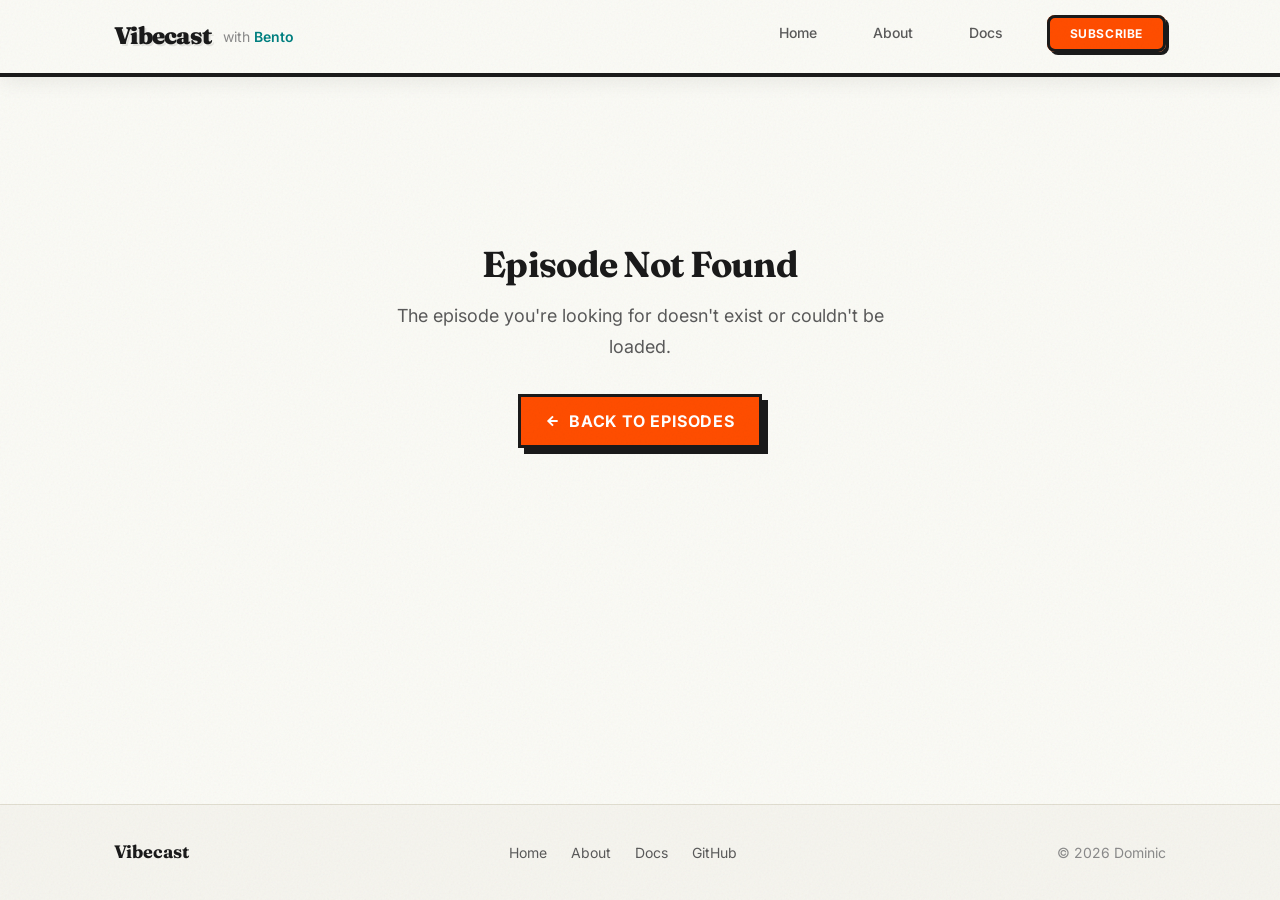
<file: docs/episode.html>
<!DOCTYPE html>
<html lang="en">
<head>
    <meta charset="UTF-8">
    <meta name="viewport" content="width=device-width, initial-scale=1.0">
    <title id="page-title">Episode - Vibecast</title>
    <meta name="description" content="Tech, science, and what's actually interesting" id="page-description">
    <link rel="icon" type="image/svg+xml" href="favicon.svg">
    <link rel="alternate" type="application/rss+xml" title="Vibecast: Morning Thread RSS Feed" href="feed.xml">
    
    <!-- Google Fonts: Fraunces (headings) + Inter (body) -->
    <link rel="preconnect" href="https://fonts.googleapis.com">
    <link rel="preconnect" href="https://fonts.gstatic.com" crossorigin>
    <link href="https://fonts.googleapis.com/css2?family=Fraunces:opsz,wght@9..144,400;9..144,500;9..144,600;9..144,700;9..144,900&family=Inter:wght@400;500;600;700&display=swap" rel="stylesheet">
    
    <!-- Design System + Components + Pages -->
    <link rel="stylesheet" href="assets/css/design-system.css">
    <link rel="stylesheet" href="assets/css/components.css">
    <link rel="stylesheet" href="assets/css/pages.css">
    
    <style>
    /* Episode page specific styles */
    .episode-page-container {
        max-width: 900px;
        margin: 0 auto;
        padding: var(--space-12) var(--space-6);
    }
    
    .episode-back {
        display: inline-flex;
        align-items: center;
        gap: var(--space-2);
        font-size: var(--text-sm);
        color: var(--ink-2);
        text-decoration: none;
        margin-bottom: var(--space-8);
        font-weight: 600;
        transition: all 0.2s;
    }
    
    .episode-back:hover {
        color: var(--accent-0);
        transform: translateX(-4px);
    }
    
    /* Simplified unified card */
    .episode-header-card {
        background: white;
        border: 4px solid var(--ink-0);
        box-shadow: 8px 8px 0px rgba(0, 0, 0, 0.12);
        margin-bottom: var(--space-8);
        padding: var(--space-6);
        position: relative;
    }
    
    .episode-header-card::before {
        content: '';
        position: absolute;
        inset: 0;
        background-image: url('assets/textures/paper-grain.svg');
        background-size: 120px 120px;
        opacity: 0.08;
        pointer-events: none;
        z-index: 0;
    }
    
    /* Episode artwork - simple and clean */
    .episode-artwork {
        width: 200px;
        height: 200px;
        object-fit: cover;
        border: 3px solid var(--ink-0);
        margin: 0 auto var(--space-6) auto;
        display: block;
        position: relative;
        z-index: 1;
    }
    
    @media (min-width: 768px) {
        .episode-artwork {
            float: left;
            margin: 0 var(--space-6) var(--space-4) 0;
        }
    }
    
    .episode-header-content {
        position: relative;
        z-index: 1;
    }
    
    @media (min-width: 768px) {
        .episode-header-content {
            overflow: hidden;
        }
    }
    
    /* Meta info at top */
    .episode-meta {
        display: flex;
        flex-wrap: wrap;
        gap: var(--space-2);
        align-items: center;
        font-size: var(--text-xs);
        color: var(--ink-3);
        font-weight: 600;
        text-transform: uppercase;
        letter-spacing: var(--tracking-wide);
        margin-bottom: var(--space-3);
    }
    
    .episode-meta span {
        color: var(--ink-2);
    }
    
    /* Title - newspaper style */
    .episode-title {
        font-family: var(--font-heading);
        font-size: var(--text-3xl);
        line-height: var(--leading-tight);
        color: var(--ink-0);
        margin: 0 0 var(--space-4) 0;
        font-weight: 700;
    }
    
    @media (min-width: 768px) {
        .episode-title {
            font-size: var(--text-4xl);
        }
    }
    
    /* Compact player with integrated actions */
    .episode-player {
        display: flex;
        align-items: center;
        gap: var(--space-3);
        padding: var(--space-4);
        background: var(--paper-1);
        border-radius: var(--radius-md);
        border: 2px solid var(--paper-3);
    }
    
    .episode-play-btn {
        width: 40px;
        height: 40px;
        background: var(--accent-0);
        border: none;
        border-radius: var(--radius-full);
        display: flex;
        align-items: center;
        justify-content: center;
        cursor: pointer;
        flex-shrink: 0;
        transition: all var(--transition-fast);
    }
    
    .episode-play-btn:hover {
        background: var(--accent-1);
        transform: scale(1.05);
    }
    
    .episode-play-btn svg {
        width: 16px;
        height: 16px;
        fill: white;
    }
    
    .episode-progress-area {
        flex: 1;
        min-width: 0;
    }
    
    .episode-track {
        height: 6px;
        background: var(--paper-3);
        border-radius: var(--radius-full);
        overflow: hidden;
        cursor: pointer;
        margin-bottom: var(--space-1);
    }
    
    .episode-progress {
        height: 100%;
        width: 0%;
        background: linear-gradient(90deg, var(--accent-0), var(--teal-0));
        border-radius: var(--radius-full);
        transition: width 0.1s linear;
    }
    
    .episode-times {
        display: flex;
        justify-content: space-between;
        font-size: var(--text-xs);
        color: var(--ink-2);
        font-weight: 600;
        font-variant-numeric: tabular-nums;
    }
    
    /* Action links - inline with player */
    .episode-actions {
        display: flex;
        gap: var(--space-3);
        align-items: center;
        flex-shrink: 0;
        padding-left: var(--space-3);
        border-left: 1px solid var(--paper-3);
    }
    
    .episode-actions a,
    .episode-actions button {
        font-size: var(--text-xs);
        color: var(--ink-2);
        text-decoration: none;
        font-weight: 600;
        transition: color 0.2s;
        background: none;
        border: none;
        cursor: pointer;
        padding: 0;
        white-space: nowrap;
    }
    
    .episode-actions a:hover,
    .episode-actions button:hover {
        color: var(--accent-0);
    }
    
    /* Simplified content section */
    .content-section {
        margin-bottom: var(--space-10);
    }
    
    .content-section h2 {
        font-family: var(--font-heading);
        font-size: var(--text-2xl);
        line-height: var(--leading-tight);
        color: var(--ink-0);
        margin: 0 0 var(--space-6) 0;
        font-weight: 700;
        padding-bottom: var(--space-3);
        border-bottom: 3px solid var(--ink-0);
    }
    
    /* Clean story list */
    .story-list {
        list-style: none;
        padding: 0;
        margin: 0;
        display: flex;
        flex-direction: column;
        gap: var(--space-5);
    }
    
    .story-item {
        padding-left: var(--space-6);
        position: relative;
    }
    
    .story-item::before {
        content: '▸';
        position: absolute;
        left: 0;
        top: 2px;
        color: var(--accent-0);
        font-weight: bold;
    }
    
    .story-title {
        font-size: var(--text-lg);
        font-weight: 600;
        line-height: var(--leading-snug);
        margin: 0 0 var(--space-1) 0;
    }
    
    .story-title a {
        color: var(--ink-0);
        text-decoration: none;
        transition: color 0.2s;
    }
    
    .story-title a:hover {
        color: var(--accent-0);
    }
    
    .story-source {
        font-size: var(--text-sm);
        color: var(--ink-3);
        font-weight: 600;
        text-transform: uppercase;
        letter-spacing: 0.5px;
        font-size: var(--text-xs);
    }
    
    .story-author {
        font-size: var(--text-sm);
        color: var(--ink-2);
        margin-top: var(--space-1);
        font-style: italic;
    }
    
    /* Empty state */
    .empty-state {
        text-align: center;
        padding: var(--space-6);
        color: var(--ink-3);
        font-size: var(--text-base);
    }
    
    /* Loading and error states */
    .state-screen {
        min-height: 60vh;
        display: flex;
        align-items: center;
        justify-content: center;
        padding: var(--space-16);
    }
    
    .error-box {
        text-align: center;
        max-width: 500px;
    }
    
    .error-box h1 {
        font-family: var(--font-heading);
        font-size: var(--text-4xl);
        color: var(--ink-0);
        margin-bottom: var(--space-4);
    }
    
    .error-box p {
        font-size: var(--text-lg);
        color: var(--ink-2);
        margin-bottom: var(--space-8);
        line-height: var(--leading-relaxed);
    }
    </style>
</head>
<body>
    <div class="page">
        <!-- Navigation -->
        <nav class="nav">
            <div class="nav-inner">
                <div class="nav-brand">
                    <a href="index.html" class="nav-logo">Vibecast</a>
                    <span class="nav-host">with <strong>Bento</strong></span>
                </div>
                <button class="nav-toggle" aria-label="Toggle navigation" onclick="toggleNav()">
                    <svg width="24" height="24" viewBox="0 0 24 24" fill="none" stroke="currentColor" stroke-width="2">
                        <line x1="3" y1="6" x2="21" y2="6"></line>
                        <line x1="3" y1="12" x2="21" y2="12"></line>
                        <line x1="3" y1="18" x2="21" y2="18"></line>
                    </svg>
                </button>
                <ul class="nav-links" id="nav-links">
                    <li><a href="index.html" class="nav-link">Home</a></li>
                    <li><a href="about.html" class="nav-link">About</a></li>
                    <li><a href="docs.html" class="nav-link">Docs</a></li>
                    <li><a href="index.html#subscribe" class="nav-link nav-subscribe">Subscribe</a></li>
                </ul>
            </div>
        </nav>
        
        <!-- Main Content -->
        <main class="page-main">
            
<!-- Loading State -->
<div id="loading-state" class="state-screen">
    <div class="loading">
        <div class="loading-spinner"></div>
    </div>
</div>

<!-- Episode Content -->
<div id="episode-content" class="episode-page-container" style="display: none;">
    <a href="index.html" class="episode-back">
        <svg width="16" height="16" viewBox="0 0 24 24" fill="none" stroke="currentColor" stroke-width="3">
            <line x1="19" y1="12" x2="5" y2="12"></line>
            <polyline points="12 19 5 12 12 5"></polyline>
        </svg>
        Back to Episodes
    </a>
    
    <!-- Episode Header Card -->
    <div class="episode-header-card">
        <!-- Episode Artwork -->
        <img id="episode-artwork" src="default-episode-art.png" alt="Episode artwork" class="episode-artwork" />
        
        <div class="episode-header-content">
            <div class="episode-meta">
                <span id="episode-date">Loading...</span>
                <span>•</span>
                <span id="episode-duration"></span>
            </div>
            
            <h1 class="episode-title" id="episode-title">Loading Episode...</h1>
            
            <!-- Compact Audio Player with Actions -->
            <div class="episode-player">
                <audio id="episode-audio" preload="metadata"></audio>
                
                <button class="episode-play-btn" id="play-btn" onclick="togglePlay()">
                    <svg viewBox="0 0 24 24" id="play-icon">
                        <polygon points="6,3 20,12 6,21" />
                    </svg>
                </button>
                
                <div class="episode-progress-area">
                    <div class="episode-track" onclick="seek(event)">
                        <div class="episode-progress" id="progress"></div>
                    </div>
                    <div class="episode-times">
                        <span id="current-time">0:00</span>
                        <span id="duration-time">--:--</span>
                    </div>
                </div>
                
                <!-- Inline Actions -->
                <div class="episode-actions">
                    <button onclick="openTranscript()">Transcript</button>
                    <a id="newspaper-link" href="#" target="_blank" style="display: none;">PDF</a>
                </div>
            </div>
        </div>
    </div>
    
    <!-- Stories -->
    <div class="content-section">
        <h2>In This Episode</h2>
        <ul class="story-list" id="stories-list">
            <li class="empty-state">Loading show notes...</li>
        </ul>
    </div>
    
    <!-- Reading List -->
    <div class="content-section" id="reading-card" style="display: none;">
        <h2>Reading List</h2>
        <ul class="story-list" id="reading-list"></ul>
    </div>
</div>

<!-- Error State -->
<div id="error-state" style="display: none;">
    <div class="state-screen">
        <div class="error-box">
            <h1>Episode Not Found</h1>
            <p>The episode you're looking for doesn't exist or couldn't be loaded.</p>
            <a href="index.html" class="btn btn-primary">
                <svg width="16" height="16" viewBox="0 0 24 24" fill="none" stroke="currentColor" stroke-width="3">
                    <line x1="19" y1="12" x2="5" y2="12"></line>
                    <polyline points="12 19 5 12 12 5"></polyline>
                </svg>
                Back to Episodes
            </a>
        </div>
    </div>
</div>

        </main>
        
        <!-- Footer -->
        <footer class="footer">
            <div class="container footer-inner">
                <div class="footer-brand">Vibecast</div>
                <div class="footer-links">
                    <a href="index.html" class="footer-link">Home</a>
                    <a href="about.html" class="footer-link">About</a>
                    <a href="docs.html" class="footer-link">Docs</a>
                    <a href="https://github.com/domcritchlow/vibecast" class="footer-link" target="_blank" rel="noopener">GitHub</a>
                </div>
                <div class="footer-copy">© 2026 Dominic</div>
            </div>
        </footer>
    </div>
    
    <!-- Transcript Modal -->
    <div class="modal-overlay" id="transcript-modal">
        <div class="modal">
            <div class="modal-header">
                <h3 class="modal-title" id="modal-title">Transcript</h3>
                <button class="modal-close" onclick="closeModal()">&times;</button>
            </div>
            <div class="modal-body">
                <div id="modal-content"></div>
            </div>
        </div>
    </div>
    
    <script>
        // Configuration
        const feedUrl = 'feed.xml';
        const r2BaseUrl = 'https://pub-180e0ac8417f4800855805b0185bd45d.r2.dev';
        const episodeJsonUrl = r2BaseUrl + '/episodes/';
        
        // State
        let currentEpisode = null;
        let audio = null;
        
        // Get episode ID from URL
        function getEpisodeId() {
            const params = new URLSearchParams(window.location.search);
            return params.get('id');
        }
        
        // Load episode from JSON
        async function loadEpisode() {
            const episodeId = getEpisodeId();
            
            if (!episodeId) {
                showError();
                return;
            }
            
            try {
                // Try to load from episode JSON first
                const jsonUrl = episodeJsonUrl + episodeId + '.json';
                const response = await fetch(jsonUrl);
                
                if (response.ok) {
                    const episodeData = await response.json();
                    currentEpisode = episodeData;
                    displayEpisode(episodeData);
                } else {
                    // Fallback to RSS feed
                    await loadFromFeed(episodeId);
                }
                
            } catch (error) {
                console.error('Failed to load episode:', error);
                // Try RSS feed as fallback
                try {
                    await loadFromFeed(episodeId);
                } catch (feedError) {
                    console.error('Failed to load from feed:', feedError);
                    showError();
                }
            }
        }
        
        // Fallback: Load from RSS feed
        async function loadFromFeed(episodeId) {
            const response = await fetch(feedUrl);
            const text = await response.text();
            const parser = new DOMParser();
            const xml = parser.parseFromString(text, 'text/xml');
            const items = xml.querySelectorAll('item');
            
            for (const item of items) {
                const guid = item.querySelector('guid');
                const guidText = guid ? guid.textContent : '';
                
                if (guidText === episodeId) {
                    const episodeData = parseEpisodeFromRSS(item);
                    currentEpisode = episodeData;
                    displayEpisode(episodeData);
                    return;
                }
            }
            
            showError();
        }
        
        // Parse episode from RSS item
        function parseEpisodeFromRSS(item) {
            const title = item.querySelector('title')?.textContent || 'Untitled';
            const description = item.querySelector('description')?.textContent || '';
            const pubDate = new Date(item.querySelector('pubDate')?.textContent);
            const guid = item.querySelector('guid')?.textContent || '';
            
            const enclosure = item.querySelector('enclosure');
            const audioUrl = enclosure?.getAttribute('url') || '';
            
            let artworkUrl = '';
            const imageElements = item.getElementsByTagNameNS('http://www.itunes.com/dtds/podcast-1.0.dtd', 'image');
            if (imageElements && imageElements.length > 0) {
                artworkUrl = imageElements[0].getAttribute('href');
            }
            
            const duration = item.querySelector('duration')?.textContent || '';
            
            // Extract newspaper URL from description
            let newspaperUrl = null;
            const newspaperMatch = description.match(/📰 Full newspaper edition: (https:\/\/[^\s\n]+)/);
            if (newspaperMatch) {
                newspaperUrl = newspaperMatch[1];
            }
            
            // Parse stories from description
            const stories = [];
            const readingList = [];
            
            // First, extract URLs from REFERENCES section
            const storyUrls = new Map();
            const referencesMatch = description.match(/REFERENCES:(.*?)(?=READING LIST:|$)/s);
            if (referencesMatch) {
                const referencesText = referencesMatch[1];
                // Match numbered references with titles and URLs
                const refMatches = referencesText.matchAll(/(\d+)\.\s+(.+?)\n\s+(https:\/\/[^\s\n]+)/gs);
                for (const match of refMatches) {
                    const refTitle = match[2].trim();
                    const refUrl = match[3].trim();
                    storyUrls.set(refTitle, refUrl);
                }
            }
            
            // Then parse stories and match with URLs
            const storiesMatch = description.match(/IN THIS EPISODE:(.*?)(?=REFERENCES:|READING LIST:|$)/s);
            if (storiesMatch) {
                const storiesText = storiesMatch[1];
                const storyMatches = storiesText.matchAll(/(\d+)\.\s+(.+?)\n\s+Source:\s+(.+?)(?=\n\d+\.|\nREFERENCES:|\nREADING LIST:|$)/gs);
                for (const match of storyMatches) {
                    const title = match[2].trim();
                    const source = match[3].trim();
                    const url = storyUrls.get(title) || '';
                    if (title) {
                        stories.push({ title, source, url });
                    }
                }
            }
            
            const readingMatch = description.match(/READING LIST:(.*?)$/s);
            if (readingMatch) {
                const readingText = readingMatch[1];
                // Match numbered items with title, author, and URL
                const readingMatches = readingText.matchAll(/(\d+)\.\s+(.+?)\s+by\s+(.+?)\n\s+(https:\/\/[^\s\n]+)/gs);
                for (const match of readingMatches) {
                    readingList.push({ 
                        title: match[2].trim(), 
                        author: match[3].trim(),
                        source: '',
                        url: match[4].trim()
                    });
                }
            }
            
            return {
                guid,
                date: pubDate.toISOString(),
                title,
                tagline: 'Tech, science, and what\'s actually interesting',
                duration_formatted: duration,
                media: {
                    audio_url: audioUrl,
                    artwork_url: artworkUrl,
                    newspaper_url: newspaperUrl,
                    transcript_url: r2BaseUrl + '/transcripts/' + guid + '.txt'
                },
                stories,
                reading_list: readingList
            };
        }
        
        // Display episode data
        function displayEpisode(episode) {
            document.getElementById('loading-state').style.display = 'none';
            document.getElementById('episode-content').style.display = 'block';
            
            // Set page title
            document.title = `${episode.title} - Vibecast`;
            document.getElementById('page-title').textContent = `${episode.title} - Vibecast`;
            
            // Set episode info
            document.getElementById('episode-title').textContent = episode.title;
            
            // Format date
            const date = new Date(episode.date);
            const dateStr = date.toLocaleDateString('en-US', { 
                weekday: 'short', 
                month: 'short', 
                day: 'numeric', 
                year: 'numeric' 
            }).toUpperCase();
            document.getElementById('episode-date').textContent = dateStr;
            document.getElementById('episode-duration').textContent = episode.duration_formatted;
            
            // Set artwork
            if (episode.media.artwork_url) {
                document.getElementById('episode-artwork').src = episode.media.artwork_url;
            }
            
            // Setup audio
            audio = document.getElementById('episode-audio');
            audio.src = episode.media.audio_url;
            
            audio.addEventListener('loadedmetadata', () => {
                document.getElementById('duration-time').textContent = formatTime(audio.duration);
            });
            
            audio.addEventListener('timeupdate', () => {
                const progress = (audio.currentTime / audio.duration) * 100;
                document.getElementById('progress').style.width = progress + '%';
                document.getElementById('current-time').textContent = formatTime(audio.currentTime);
            });
            
            audio.addEventListener('ended', () => {
                document.getElementById('play-icon').innerHTML = '<polygon points="6,3 20,12 6,21" />';
            });
            
            // Show newspaper link if available
            if (episode.media.newspaper_url) {
                const newspaperLink = document.getElementById('newspaper-link');
                newspaperLink.href = episode.media.newspaper_url;
                newspaperLink.style.display = 'inline';
            }
            
            // Display stories
            const storiesList = document.getElementById('stories-list');
            if (episode.stories && episode.stories.length > 0) {
                storiesList.innerHTML = episode.stories.map(story => {
                    const titleHtml = story.url 
                        ? `<a href="${escapeAttr(story.url)}" target="_blank" rel="noopener">${escapeHtml(story.title)}</a>`
                        : escapeHtml(story.title);
                    
                    return `
                        <li class="story-item">
                            <div class="story-title">${titleHtml}</div>
                            ${story.source ? `<div class="story-source">${escapeHtml(story.source)}</div>` : ''}
                        </li>
                    `;
                }).join('');
            } else {
                storiesList.innerHTML = '<li class="empty-state">No show notes available</li>';
            }
            
            // Display reading list
            if (episode.reading_list && episode.reading_list.length > 0) {
                document.getElementById('reading-card').style.display = 'block';
                
                const readingListEl = document.getElementById('reading-list');
                readingListEl.innerHTML = episode.reading_list.map(item => {
                    const titleHtml = item.url 
                        ? `<a href="${escapeAttr(item.url)}" target="_blank" rel="noopener">${escapeHtml(item.title)}</a>`
                        : escapeHtml(item.title);
                    
                    let metaHtml = '';
                    if (item.author && item.source) {
                        metaHtml = `<div class="story-author">by ${escapeHtml(item.author)} • ${escapeHtml(item.source)}</div>`;
                    } else if (item.author) {
                        metaHtml = `<div class="story-author">by ${escapeHtml(item.author)}</div>`;
                    } else if (item.source) {
                        metaHtml = `<div class="story-source">${escapeHtml(item.source)}</div>`;
                    }
                    
                    return `
                        <li class="story-item">
                            <div class="story-title">${titleHtml}</div>
                            ${metaHtml}
                        </li>
                    `;
                }).join('');
            }
        }
        
        function escapeHtml(text) {
            const div = document.createElement('div');
            div.textContent = text;
            return div.innerHTML;
        }
        
        function escapeAttr(text) {
            return text.replace(/"/g, '&quot;').replace(/'/g, '&#39;');
        }
        
        function showError() {
            document.getElementById('loading-state').style.display = 'none';
            document.getElementById('error-state').style.display = 'block';
        }
        
        function togglePlay() {
            if (!audio) return;
            
            const playIcon = document.getElementById('play-icon');
            
            if (audio.paused) {
                audio.play();
                playIcon.innerHTML = '<rect x="6" y="4" width="4" height="16"/><rect x="14" y="4" width="4" height="16"/>';
            } else {
                audio.pause();
                playIcon.innerHTML = '<polygon points="6,3 20,12 6,21" />';
            }
        }
        
        function seek(event) {
            if (!audio) return;
            const rect = event.currentTarget.getBoundingClientRect();
            const percent = (event.clientX - rect.left) / rect.width;
            audio.currentTime = percent * audio.duration;
        }
        
        function formatTime(seconds) {
            if (isNaN(seconds)) return '0:00';
            const mins = Math.floor(seconds / 60);
            const secs = Math.floor(seconds % 60);
            return `${mins}:${secs.toString().padStart(2, '0')}`;
        }
        
        function openTranscript() {
            if (!currentEpisode) return;
            
            const transcriptUrl = currentEpisode.media.transcript_url;
            
            openModal('Transcript', '<div class="loading"><div class="loading-spinner"></div></div>');
            
            fetch(transcriptUrl)
                .then(r => {
                    if (!r.ok) throw new Error('Failed to load');
                    return r.text();
                })
                .then(text => {
                    const formatted = text
                        .split('\n')
                        .map(line => line.trim())
                        .filter(line => line)
                        .map(line => `<p>${escapeHtml(line)}</p>`)
                        .join('');
                    document.getElementById('modal-content').innerHTML = formatted;
                })
                .catch(() => {
                    document.getElementById('modal-content').innerHTML = '<p style="color: var(--error); text-align: center;">Could not load transcript</p>';
                });
        }
        
        function openModal(title, content) {
            document.getElementById('modal-title').textContent = title;
            document.getElementById('modal-content').innerHTML = content;
            const modal = document.getElementById('transcript-modal');
            modal.classList.add('active');
            
            // Close on overlay click
            modal.onclick = (e) => {
                if (e.target === modal) {
                    closeModal();
                }
            };
        }
        
        function closeModal() {
            const modal = document.getElementById('transcript-modal');
            modal.classList.remove('active');
        }
        
        function toggleNav() {
            const navLinks = document.getElementById('nav-links');
            navLinks.classList.toggle('nav-links-active');
        }
        
        // Initialize
        loadEpisode();
    </script>
</body>
</html>
</file>
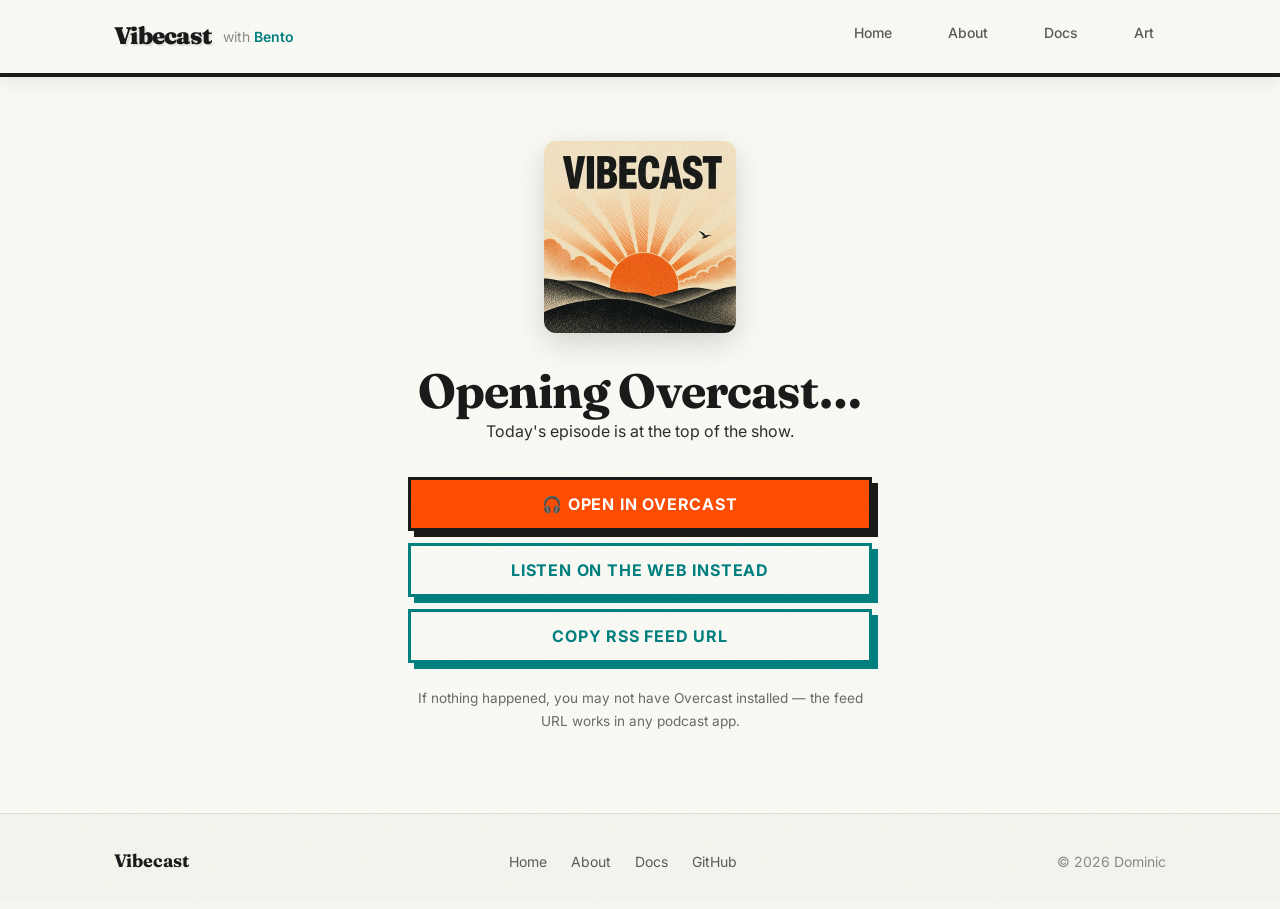
<file: docs/listen.html>
<!DOCTYPE html>
<html lang="en">
<head>
    <meta charset="UTF-8">
    <meta name="viewport" content="width=device-width, initial-scale=1.0">
    <title>Listen — Vibecast</title>
    <meta name="description" content="Tech, science, and what&#39;s actually interesting">
    <link rel="icon" type="image/svg+xml" href="favicon.svg">
    <link rel="alternate" type="application/rss+xml" title="Vibecast: Morning Thread RSS Feed" href="feed.xml">
    
    <!-- Google Fonts: Fraunces (headings) + Inter (body) -->
    <link rel="preconnect" href="https://fonts.googleapis.com">
    <link rel="preconnect" href="https://fonts.gstatic.com" crossorigin>
    <link href="https://fonts.googleapis.com/css2?family=Fraunces:opsz,wght@9..144,400;9..144,500;9..144,600;9..144,700;9..144,900&family=Inter:wght@400;500;600;700&display=swap" rel="stylesheet">
    
    <!-- Design System + Components + Pages -->
    <link rel="stylesheet" href="assets/css/design-system.css">
    <link rel="stylesheet" href="assets/css/components.css">
    <link rel="stylesheet" href="assets/css/pages.css">
    
    
<meta name="robots" content="noindex">
<style>
    .listen-hero {
        max-width: 32rem;
        margin: 0 auto;
        padding: 4rem 1.5rem;
        text-align: center;
    }
    .listen-art {
        width: 12rem;
        height: 12rem;
        border-radius: 0.75rem;
        object-fit: cover;
        margin-bottom: 1.5rem;
        box-shadow: 0 10px 30px rgba(0, 0, 0, 0.15);
    }
    .listen-actions {
        display: flex;
        flex-direction: column;
        gap: 0.75rem;
        margin-top: 2rem;
    }
    .listen-note {
        margin-top: 1.5rem;
        font-size: 0.85rem;
        opacity: 0.7;
    }
</style>

</head>
<body>
    <div class="page">
        <!-- Navigation -->
        <nav class="nav">
            <div class="nav-inner">
                <div class="nav-brand">
                    <a href="index.html" class="nav-logo">Vibecast</a>
                    <span class="nav-host">with <strong>Bento</strong></span>
                </div>
                <button class="nav-toggle" aria-label="Toggle navigation" onclick="toggleNav()">
                    <svg width="24" height="24" viewBox="0 0 24 24" fill="none" stroke="currentColor" stroke-width="2">
                        <line x1="3" y1="6" x2="21" y2="6"></line>
                        <line x1="3" y1="12" x2="21" y2="12"></line>
                        <line x1="3" y1="18" x2="21" y2="18"></line>
                    </svg>
                </button>
                <ul class="nav-links" id="nav-links">
                    <li><a href="index.html" class="nav-link ">Home</a></li>
                    <li><a href="about.html" class="nav-link ">About</a></li>
                    <li><a href="docs.html" class="nav-link ">Docs</a></li>
                    <li><a href="art.html" class="nav-link ">Art</a></li>
                </ul>
            </div>
        </nav>
        
        <!-- Main Content -->
        <main class="page-main">
            
<div class="listen-hero">
    <img class="listen-art" src="artwork.png" alt="Vibecast artwork">
    <h1>Opening Overcast…</h1>
    <p>Today's episode is at the top of the show.</p>
    <div class="listen-actions">
        <a class="btn btn-primary" href="overcast://x-callback-url/add?url=https%3A%2F%2Fdomcritchlow.github.io%2Fvibecast%2Ffeed.xml">🎧 Open in Overcast</a>
        <a class="btn btn-secondary" href="index.html">Listen on the web instead</a>
        <button class="btn btn-secondary" onclick="copyFeed(this)">Copy RSS feed URL</button>
    </div>
    <p class="listen-note">
        If nothing happened, you may not have Overcast installed — the feed URL
        works in any podcast app.
    </p>
</div>

<script>
    // Telegram (and other chat apps) can only link to https URLs, so this
    // page is the hand-off: land here, bounce straight into the Overcast app.
    // Overcast's add?url= opens the show page directly when already subscribed.
    (function () {
        var isApple = /iPhone|iPad|iPod|Macintosh/.test(navigator.userAgent);
        if (isApple) {
            window.location.href = "overcast://x-callback-url/add?url=https%3A%2F%2Fdomcritchlow.github.io%2Fvibecast%2Ffeed.xml";
        }
    })();

    function copyFeed(btn) {
        navigator.clipboard.writeText("https://domcritchlow.github.io/vibecast/feed.xml").then(function () {
            btn.textContent = "Copied ✓";
        });
    }
</script>

        </main>
        
        <!-- Footer -->
        <footer class="footer">
            <div class="container footer-inner">
                <div class="footer-brand">Vibecast</div>
                <div class="footer-links">
                    <a href="index.html" class="footer-link">Home</a>
                    <a href="about.html" class="footer-link">About</a>
                    <a href="docs.html" class="footer-link">Docs</a>
                    
                    <a href="https://github.com/domcritchlow/vibecast" class="footer-link" target="_blank" rel="noopener">GitHub</a>
                    
                </div>
                <div class="footer-copy">© 2026 Dominic</div>
            </div>
        </footer>
    </div>
    
    <!-- Transcript/Show Notes Modal -->
    <div class="modal-overlay" id="transcript-modal">
        <div class="modal">
            <div class="modal-header">
                <h3 class="modal-title" id="modal-title">Transcript</h3>
                <button class="modal-close" onclick="closeModal()">&times;</button>
            </div>
            <div class="modal-body">
                <div id="modal-content"></div>
            </div>
        </div>
    </div>
    
    <script>
        // Navigation toggle for mobile
        function toggleNav() {
            document.getElementById('nav-links').classList.toggle('open');
        }
        
        // Modal functions
        function openModal(title, content) {
            const modal = document.getElementById('transcript-modal');
            document.getElementById('modal-title').textContent = title;
            document.getElementById('modal-content').innerHTML = content;
            modal.classList.add('active');
            document.body.style.overflow = 'hidden';
        }
        
        function closeModal() {
            document.getElementById('transcript-modal').classList.remove('active');
            document.body.style.overflow = '';
        }
        
        // Close modal on overlay click or Escape key
        document.getElementById('transcript-modal').addEventListener('click', (e) => {
            if (e.target.classList.contains('modal-overlay')) closeModal();
        });
        document.addEventListener('keydown', (e) => {
            if (e.key === 'Escape') closeModal();
        });
        
        // Utility: escape HTML
        function escapeHtml(text) {
            const div = document.createElement('div');
            div.textContent = text;
            return div.innerHTML;
        }
        
        // Utility: convert URLs to links
        function linkify(text) {
            return text.split(' ').map(word => {
                if (word.startsWith('http://') || word.startsWith('https://')) {
                    return `<a href="${word}" target="_blank" rel="noopener">${word}</a>`;
                }
                return word;
            }).join(' ');
        }
        
        // Format text for display
        function formatTextForDisplay(text) {
            const escaped = escapeHtml(text);
            const linked = linkify(escaped);
            return linked.split('\n').join('<br>');
        }
        
        // Copy to clipboard
        function copyToClipboard(el) {
            navigator.clipboard.writeText(el.textContent);
            const original = el.textContent;
            el.textContent = 'Copied!';
            setTimeout(() => el.textContent = original, 1500);
        }
    </script>
    
    
</body>
</html>
</file>
<file: docs/assets/css/design-system.css>
/* ==========================================================================
   VIBECAST DESIGN SYSTEM - Bento Hard
   Heavy ink, bold orange, gritty textures, editorial print aesthetic
   ========================================================================== */

/* --------------------------------------------------------------------------
   COLOR TOKENS
   High contrast risograph/engraving print palette
   -------------------------------------------------------------------------- */

:root {
  /* Paper tones - clean, warm, lots of breathing room */
  --paper-0: #FAFAF5;  /* near white - primary background */
  --paper-1: #F5F4EE;  /* warm white - cards */
  --paper-2: #ECEAE0;  /* cream - elevated */
  --paper-3: #E0DDD0;  /* aged - borders, dividers */
  
  /* Ink tones - soft black, refined */
  --ink-0: #1A1A1A;    /* rich black - headings */
  --ink-1: #2D2D2D;    /* body text */
  --ink-2: #5A5A5A;    /* secondary text */
  --ink-3: #8A8A8A;    /* captions, muted */
  
  /* Primary accent - Vermillion Orange */
  --accent-0: #FF4D00; /* hot orange - CTAs */
  --accent-1: #FF6620; /* bright - hover */
  --accent-2: #E04000; /* deep - pressed */
  
  /* Secondary accent - Deep Teal */
  --teal-0: #008080;   /* teal - secondary actions */
  --teal-1: #00A0A0;   /* bright teal - hover */
  --teal-2: #006666;   /* deep teal - pressed */
  
  /* Tertiary - Electric Purple (sparingly) */
  --purple-0: #7B2D8E;
  --purple-1: #9B3DAE;
  
  /* Functional */
  --error: #D01000;
  --success: #008060;
  
  /* Neutrals */
  --cream: #FFFEFA;
  --dark: #1A1A1A;
}

/* --------------------------------------------------------------------------
   TYPOGRAPHY
   Fraunces (headings) + Inter (body) - editorial + friendly
   -------------------------------------------------------------------------- */

:root {
  /* Font families */
  --font-heading: 'Fraunces', 'Playfair Display', Georgia, serif;
  --font-body: 'Inter', -apple-system, BlinkMacSystemFont, 'Segoe UI', sans-serif;
  --font-mono: 'JetBrains Mono', 'SF Mono', 'Fira Code', monospace;
  
  /* Font sizes - using a modular scale (1.25 ratio) */
  --text-xs: 0.75rem;     /* 12px */
  --text-sm: 0.875rem;    /* 14px */
  --text-base: 1rem;      /* 16px */
  --text-lg: 1.125rem;    /* 18px */
  --text-xl: 1.25rem;     /* 20px */
  --text-2xl: 1.5rem;     /* 24px */
  --text-3xl: 1.875rem;   /* 30px */
  --text-4xl: 2.25rem;    /* 36px */
  --text-5xl: 3rem;       /* 48px */
  --text-6xl: 3.75rem;    /* 60px */
  
  /* Line heights */
  --leading-tight: 1.1;
  --leading-snug: 1.25;
  --leading-normal: 1.5;
  --leading-relaxed: 1.7;
  --leading-loose: 2;
  
  /* Letter spacing */
  --tracking-tight: -0.03em;
  --tracking-normal: 0;
  --tracking-wide: 0.05em;
  --tracking-wider: 0.1em;
  
  /* Font weights */
  --weight-normal: 400;
  --weight-medium: 500;
  --weight-semibold: 600;
  --weight-bold: 700;
  --weight-black: 900;
}

/* --------------------------------------------------------------------------
   SPACING
   8px base system with generous vertical rhythm
   -------------------------------------------------------------------------- */

:root {
  /* Base unit */
  --space-unit: 8px;
  
  /* Spacing scale */
  --space-1: 4px;         /* 0.5 units */
  --space-2: 8px;         /* 1 unit */
  --space-3: 12px;        /* 1.5 units */
  --space-4: 16px;        /* 2 units */
  --space-5: 20px;        /* 2.5 units */
  --space-6: 24px;        /* 3 units */
  --space-8: 32px;        /* 4 units */
  --space-10: 40px;       /* 5 units */
  --space-12: 48px;       /* 6 units */
  --space-14: 56px;       /* 7 units - section padding start */
  --space-16: 64px;       /* 8 units */
  --space-20: 80px;       /* 10 units */
  --space-24: 96px;       /* 12 units - section padding max */
  
  /* Layout */
  --max-width: 1100px;
  --max-width-narrow: 720px;
  --container-padding: var(--space-6);
}

/* --------------------------------------------------------------------------
   BORDERS & CORNERS
   Light, refined - modern riso
   -------------------------------------------------------------------------- */

:root {
  /* Border widths - lighter, more refined */
  --border-thin: 1px;
  --border-default: 1.5px;
  --border-thick: 2px;
  --border-heavy: 3px;
  
  /* Border radii - slightly rounded, friendly */
  --radius-sm: 4px;
  --radius-md: 8px;
  --radius-lg: 12px;
  --radius-xl: 16px;
  --radius-full: 9999px;
}

/* --------------------------------------------------------------------------
   SHADOWS
   Soft, modern - subtle depth
   -------------------------------------------------------------------------- */

:root {
  /* Soft shadows */
  --shadow-sm: 0 2px 8px rgba(0, 0, 0, 0.06);
  --shadow-md: 0 4px 16px rgba(0, 0, 0, 0.08);
  --shadow-lg: 0 8px 32px rgba(0, 0, 0, 0.10);
  --shadow-xl: 0 16px 48px rgba(0, 0, 0, 0.12);
  
  /* Accent glow */
  --shadow-accent: 0 4px 20px rgba(255, 77, 0, 0.15);
  --shadow-teal: 0 4px 20px rgba(0, 128, 128, 0.15);
  
  /* Hover lift */
  --shadow-lift: 0 8px 24px rgba(0, 0, 0, 0.12);
}

/* --------------------------------------------------------------------------
   TRANSITIONS
   Subtle, not techy
   -------------------------------------------------------------------------- */

:root {
  --transition-fast: 0.15s ease;
  --transition-base: 0.2s ease;
  --transition-slow: 0.3s ease;
}

/* --------------------------------------------------------------------------
   Z-INDEX SCALE
   -------------------------------------------------------------------------- */

:root {
  --z-base: 0;
  --z-dropdown: 100;
  --z-sticky: 200;
  --z-modal-backdrop: 300;
  --z-modal: 400;
  --z-tooltip: 500;
}

/* ==========================================================================
   BASE STYLES
   ========================================================================== */

*, *::before, *::after {
  margin: 0;
  padding: 0;
  box-sizing: border-box;
}

html {
  font-size: 16px;
  -webkit-font-smoothing: antialiased;
  -moz-osx-font-smoothing: grayscale;
}

body {
  font-family: var(--font-body);
  font-size: var(--text-base);
  font-weight: var(--weight-normal);
  line-height: var(--leading-relaxed);
  color: var(--ink-1);
  background-color: var(--paper-0);
  min-height: 100vh;
}

/* Subtle paper texture - ONLY on paper background, not everywhere */
body::before {
  content: '';
  position: fixed;
  top: 0;
  left: 0;
  right: 0;
  bottom: 0;
  background-image: url('../textures/paper-grain.svg');
  background-repeat: repeat;
  background-size: 400px 400px;
  opacity: 0.05;
  pointer-events: none;
  z-index: 9999;
  mix-blend-mode: multiply;
}

/* NO GLOBAL HALFTONE - apply strategically where needed */
body::after {
  display: none;
}

/* --------------------------------------------------------------------------
   TYPOGRAPHY BASE
   Clean, modern editorial
   -------------------------------------------------------------------------- */

h1, h2, h3, h4, h5, h6 {
  font-family: var(--font-heading);
  font-weight: var(--weight-bold);
  line-height: var(--leading-snug);
  letter-spacing: -0.02em;
  color: var(--ink-0);
  font-feature-settings: "ss01" off, "ss02" off, "ss03" off, "calt" off;
}

h1 {
  font-size: var(--text-5xl);
  font-weight: var(--weight-bold);
  line-height: 1.1;
}

h2 {
  font-size: var(--text-3xl);
}

h3 {
  font-size: var(--text-2xl);
}

h4 {
  font-size: var(--text-xl);
}

h5 {
  font-size: var(--text-lg);
}

h6 {
  font-size: var(--text-base);
  font-weight: var(--weight-semibold);
}

p {
  margin-bottom: var(--space-4);
}

/* Links - underlined by default (editorial style) */
a {
  color: var(--ink-0);
  text-decoration: underline;
  text-decoration-thickness: 1px;
  text-underline-offset: 2px;
  transition: color var(--transition-fast), text-decoration-color var(--transition-fast);
}

a:hover {
  color: var(--accent-0);
  text-decoration-color: var(--accent-0);
}

/* Strong/bold */
strong, b {
  font-weight: var(--weight-semibold);
  color: var(--ink-0);
}

/* Small text */
small {
  font-size: var(--text-sm);
  color: var(--ink-2);
}

/* Code */
code {
  font-family: var(--font-mono);
  font-size: 0.9em;
  background: var(--paper-1);
  padding: 2px 6px;
  border-radius: var(--radius-sm);
  border: var(--border-thin) solid var(--paper-2);
}

pre {
  font-family: var(--font-mono);
  font-size: var(--text-sm);
  background: var(--paper-1);
  border: var(--border-default) solid var(--ink-0);
  border-radius: var(--radius-md);
  padding: var(--space-4);
  overflow-x: auto;
  margin-bottom: var(--space-4);
}

pre code {
  background: none;
  border: none;
  padding: 0;
}

/* Lists */
ul, ol {
  padding-left: var(--space-6);
  margin-bottom: var(--space-4);
}

li {
  margin-bottom: var(--space-2);
}

/* Blockquote */
blockquote {
  border-left: var(--border-thick) solid var(--accent-0);
  padding-left: var(--space-4);
  margin: var(--space-6) 0;
  font-style: italic;
  color: var(--ink-2);
}

/* Horizontal rule */
hr {
  border: none;
  border-top: var(--border-default) solid var(--ink-0);
  margin: var(--space-8) 0;
}

/* --------------------------------------------------------------------------
   UTILITY CLASSES
   -------------------------------------------------------------------------- */

/* Text colors */
.text-ink-0 { color: var(--ink-0); }
.text-ink-1 { color: var(--ink-1); }
.text-ink-2 { color: var(--ink-2); }
.text-accent { color: var(--accent-0); }
.text-paper { color: var(--paper-0); }

/* Background colors */
.bg-paper-0 { background-color: var(--paper-0); }
.bg-paper-1 { background-color: var(--paper-1); }
.bg-paper-2 { background-color: var(--paper-2); }
.bg-ink { background-color: var(--ink-0); }
.bg-accent { background-color: var(--accent-0); }

/* Font sizes */
.text-xs { font-size: var(--text-xs); }
.text-sm { font-size: var(--text-sm); }
.text-base { font-size: var(--text-base); }
.text-lg { font-size: var(--text-lg); }
.text-xl { font-size: var(--text-xl); }
.text-2xl { font-size: var(--text-2xl); }
.text-3xl { font-size: var(--text-3xl); }

/* Font weights */
.font-normal { font-weight: var(--weight-normal); }
.font-medium { font-weight: var(--weight-medium); }
.font-semibold { font-weight: var(--weight-semibold); }
.font-bold { font-weight: var(--weight-bold); }

/* Text alignment */
.text-left { text-align: left; }
.text-center { text-align: center; }
.text-right { text-align: right; }

/* Display */
.block { display: block; }
.inline-block { display: inline-block; }
.flex { display: flex; }
.inline-flex { display: inline-flex; }
.grid { display: grid; }
.hidden { display: none; }

/* Flexbox */
.flex-col { flex-direction: column; }
.flex-wrap { flex-wrap: wrap; }
.items-center { align-items: center; }
.items-start { align-items: flex-start; }
.items-end { align-items: flex-end; }
.justify-center { justify-content: center; }
.justify-between { justify-content: space-between; }
.justify-start { justify-content: flex-start; }
.justify-end { justify-content: flex-end; }
.gap-2 { gap: var(--space-2); }
.gap-3 { gap: var(--space-3); }
.gap-4 { gap: var(--space-4); }
.gap-6 { gap: var(--space-6); }
.gap-8 { gap: var(--space-8); }

/* Spacing */
.m-0 { margin: 0; }
.mb-2 { margin-bottom: var(--space-2); }
.mb-3 { margin-bottom: var(--space-3); }
.mb-4 { margin-bottom: var(--space-4); }
.mb-6 { margin-bottom: var(--space-6); }
.mb-8 { margin-bottom: var(--space-8); }
.mb-12 { margin-bottom: var(--space-12); }
.mt-4 { margin-top: var(--space-4); }
.mt-6 { margin-top: var(--space-6); }
.mt-8 { margin-top: var(--space-8); }

.p-4 { padding: var(--space-4); }
.p-6 { padding: var(--space-6); }
.p-8 { padding: var(--space-8); }
.px-4 { padding-left: var(--space-4); padding-right: var(--space-4); }
.px-6 { padding-left: var(--space-6); padding-right: var(--space-6); }
.py-4 { padding-top: var(--space-4); padding-bottom: var(--space-4); }
.py-6 { padding-top: var(--space-6); padding-bottom: var(--space-6); }

/* Width */
.w-full { width: 100%; }
.max-w-narrow { max-width: var(--max-width-narrow); }
.max-w-default { max-width: var(--max-width); }

/* Screen reader only */
.sr-only {
  position: absolute;
  width: 1px;
  height: 1px;
  padding: 0;
  margin: -1px;
  overflow: hidden;
  clip: rect(0, 0, 0, 0);
  white-space: nowrap;
  border: 0;
}

/* --------------------------------------------------------------------------
   CONTAINER
   -------------------------------------------------------------------------- */

.container {
  width: 100%;
  max-width: var(--max-width);
  margin: 0 auto;
  padding: 0 var(--container-padding);
}

.container-narrow {
  max-width: var(--max-width-narrow);
}
</file>
<file: docs/assets/css/components.css>
/* ==========================================================================
   VIBECAST COMPONENTS - Modern Riso
   Clean, playful, two-color system
   ========================================================================== */

/* --------------------------------------------------------------------------
   BUTTONS - BOLD POSTER STYLE
   Screen-print aesthetic with hard edges
   -------------------------------------------------------------------------- */

.btn {
  display: inline-flex;
  align-items: center;
  justify-content: center;
  gap: var(--space-2);
  padding: var(--space-4) var(--space-6);
  font-family: var(--font-body);
  font-size: var(--text-base);
  font-weight: var(--weight-bold);
  line-height: 1;
  text-decoration: none;
  border-radius: 0;
  cursor: pointer;
  transition: none;
  border: 3px solid var(--ink-0);
  text-transform: uppercase;
  letter-spacing: 0.05em;
  position: relative;
}

.btn:focus {
  outline: 3px solid var(--accent-0);
  outline-offset: 3px;
}

/* Primary Button - BOLD orange block */
.btn-primary {
  background: var(--accent-0);
  color: white;
  border-color: var(--ink-0);
  box-shadow: 6px 6px 0px var(--ink-0);
}

.btn-primary:hover {
  background: var(--accent-1);
  transform: translate(-2px, -2px);
  box-shadow: 8px 8px 0px var(--ink-0);
}

.btn-primary:active {
  transform: translate(2px, 2px);
  box-shadow: 2px 2px 0px var(--ink-0);
}

/* Secondary Button - BOLD teal outline */
.btn-secondary {
  background: var(--paper-0);
  color: var(--teal-0);
  border: 3px solid var(--teal-0);
  box-shadow: 6px 6px 0px var(--teal-0);
}

.btn-secondary:hover {
  background: var(--teal-0);
  color: white;
  transform: translate(-2px, -2px);
  box-shadow: 8px 8px 0px var(--ink-0);
}

/* Ghost Button - Underlined poster style */
.btn-ghost {
  background: transparent;
  color: var(--ink-0);
  padding: var(--space-2) var(--space-4);
  border: none;
  border-bottom: 3px solid var(--ink-0);
  box-shadow: none;
  font-size: var(--text-sm);
}

.btn-ghost:hover {
  color: var(--accent-0);
  border-bottom-color: var(--accent-0);
  background: rgba(255, 77, 0, 0.05);
}

/* Button sizes */
.btn-sm {
  padding: var(--space-2) var(--space-4);
  font-size: var(--text-xs);
}

.btn-lg {
  padding: var(--space-4) var(--space-8);
  font-size: var(--text-base);
}

/* Icon button */
.btn-icon {
  padding: var(--space-2);
  aspect-ratio: 1;
  border-radius: var(--radius-md);
}

/* --------------------------------------------------------------------------
   NAVIGATION
   Heavy border, bold typography, dramatic orange accents
   -------------------------------------------------------------------------- */

.nav {
  background: var(--paper-0);
  border-bottom: 4px solid var(--ink-0);
  position: sticky;
  top: 0;
  z-index: var(--z-sticky);
  backdrop-filter: blur(10px);
  background: rgba(250, 250, 245, 0.95);
  box-shadow: 0 4px 20px rgba(0, 0, 0, 0.08);
}

.nav-inner {
  display: flex;
  align-items: center;
  justify-content: space-between;
  padding: var(--space-4) 0;
  max-width: var(--max-width);
  margin: 0 auto;
  padding-left: var(--container-padding);
  padding-right: var(--container-padding);
}

.nav-brand {
  display: flex;
  align-items: center;
  gap: var(--space-3);
}

.nav-logo {
  font-family: var(--font-heading);
  font-size: var(--text-2xl);
  font-weight: var(--weight-black);
  color: var(--ink-0);
  text-decoration: none;
  letter-spacing: -0.03em;
  text-shadow: 2px 2px 0px rgba(0, 0, 0, 0.08);
}

.nav-logo:hover {
  color: var(--accent-0);
  text-decoration: none;
  text-shadow: 2px 2px 0px rgba(255, 77, 0, 0.15);
}

.nav-host {
  font-size: var(--text-sm);
  color: var(--ink-3);
}

.nav-host strong {
  color: var(--teal-0);
  font-weight: var(--weight-semibold);
}

.nav-subscribe {
  background: var(--accent-0);
  color: white !important;
  padding: var(--space-2) var(--space-5) !important;
  border-radius: 0;
  border: 3px solid var(--ink-0);
  font-size: var(--text-xs) !important;
  font-weight: var(--weight-bold) !important;
  text-transform: uppercase !important;
  letter-spacing: 0.05em;
  box-shadow: 3px 3px 0px var(--ink-0);
  transition: none;
}

.nav-subscribe:hover {
  background: var(--accent-1);
  transform: translate(-1px, -1px);
  box-shadow: 4px 4px 0px var(--ink-0);
}

.nav-subscribe::after {
  display: none !important;
}

.nav-links {
  display: flex;
  align-items: center;
  gap: var(--space-8);
  list-style: none;
  margin: 0;
  padding: 0;
}

.nav-link {
  font-size: var(--text-sm);
  font-weight: var(--weight-medium);
  color: var(--ink-2);
  text-decoration: none;
  padding: var(--space-2) var(--space-3);
  border-radius: var(--radius-md);
  transition: all var(--transition-fast);
}

.nav-link:hover {
  color: var(--ink-0);
  background: var(--paper-2);
  text-decoration: none;
}

/* Active nav link */
.nav-link-active {
  color: var(--accent-0);
  font-weight: var(--weight-semibold);
}

/* Mobile nav toggle */
.nav-toggle {
  display: none;
  background: none;
  border: var(--border-default) solid var(--ink-0);
  padding: var(--space-2);
  cursor: pointer;
  border-radius: var(--radius-sm);
}

@media (max-width: 768px) {
  .nav-toggle {
    display: block;
  }
  
  .nav-links {
    display: none;
    position: absolute;
    top: 100%;
    left: 0;
    right: 0;
    background: var(--paper-0);
    border-bottom: var(--border-thick) solid var(--ink-0);
    flex-direction: column;
    padding: var(--space-6);
    gap: var(--space-4);
    box-shadow: 0 6px 0 rgba(10, 10, 8, 0.15);
  }
  
  .nav-links.open {
    display: flex;
  }
}

/* --------------------------------------------------------------------------
   MODALS
   Paper bg, ink borders, print shadow
   -------------------------------------------------------------------------- */

.modal-overlay {
  position: fixed;
  top: 0;
  left: 0;
  right: 0;
  bottom: 0;
  background: rgba(26, 26, 26, 0.6);
  backdrop-filter: blur(4px);
  display: flex;
  align-items: center;
  justify-content: center;
  z-index: var(--z-modal-backdrop);
  padding: var(--space-6);
  opacity: 0;
  visibility: hidden;
  transition: opacity var(--transition-base), visibility var(--transition-base);
}

.modal-overlay.active {
  opacity: 1;
  visibility: visible;
}

.modal {
  background: white;
  border-radius: var(--radius-xl);
  box-shadow: var(--shadow-xl);
  max-width: 640px;
  width: 100%;
  max-height: 85vh;
  display: flex;
  flex-direction: column;
  transform: translateY(20px) scale(0.98);
  transition: transform var(--transition-base);
  overflow: hidden;
}

.modal-overlay.active .modal {
  transform: translateY(0) scale(1);
}

.modal-header {
  display: flex;
  align-items: center;
  justify-content: space-between;
  padding: var(--space-4) var(--space-5);
  border-bottom: var(--border-thin) solid var(--paper-3);
}

.modal-title {
  font-family: var(--font-heading);
  font-size: var(--text-lg);
  font-weight: var(--weight-semibold);
  color: var(--ink-0);
  margin: 0;
}

.modal-close {
  width: 32px;
  height: 32px;
  background: var(--paper-2);
  border: none;
  cursor: pointer;
  color: var(--ink-2);
  font-size: var(--text-xl);
  line-height: 1;
  border-radius: var(--radius-full);
  transition: all var(--transition-fast);
  display: flex;
  align-items: center;
  justify-content: center;
}

.modal-close:hover {
  background: var(--paper-3);
  color: var(--ink-0);
}

.modal-body {
  padding: var(--space-5);
  overflow-y: auto;
  flex: 1;
}

/* --------------------------------------------------------------------------
   SECTION HEADERS
   -------------------------------------------------------------------------- */

.section-header {
  margin-bottom: var(--space-8);
}

.section-title {
  font-family: var(--font-heading);
  font-size: var(--text-3xl);
  font-weight: var(--weight-bold);
  color: var(--ink-0);
  margin: 0;
}

/* --------------------------------------------------------------------------
   LOADING STATES
   -------------------------------------------------------------------------- */

.loading {
  display: flex;
  align-items: center;
  justify-content: center;
  padding: var(--space-12);
  color: var(--ink-2);
}

.loading-spinner {
  width: 32px;
  height: 32px;
  border: 3px solid var(--paper-2);
  border-top-color: var(--accent-0);
  border-radius: var(--radius-full);
  animation: spin 0.8s linear infinite;
}

@keyframes spin {
  to {
    transform: rotate(360deg);
  }
}

/* Episode Link Styles */
.episode-title-link {
  color: inherit;
  text-decoration: none;
  transition: color 0.2s ease;
}

.episode-title-link:hover {
  color: var(--accent-3);
}

.episode-artwork-link {
  display: block;
  text-decoration: none;
}

.episode-artwork-link:hover .episode-artwork img {
  transform: scale(1.02);
  transition: transform 0.2s ease;
}

.episode-artwork img {
  transition: transform 0.2s ease;
}

.latest-title-text {
  color: inherit;
  text-decoration: none;
  transition: color 0.2s ease;
}

.latest-title-text:hover {
  color: var(--accent-3);
}
</file>
<file: docs/assets/css/pages.css>
/* ==========================================================================
   VIBECAST PAGE LAYOUTS - Modern Riso
   Clean, spacious, two-color accent system
   ========================================================================== */

/* --------------------------------------------------------------------------
   COMMON PAGE STYLES
   -------------------------------------------------------------------------- */

.page {
  min-height: 100vh;
  display: flex;
  flex-direction: column;
}

.page-main {
  flex: 1;
}

/* --------------------------------------------------------------------------
   HERO SECTION - BOLD POSTER STYLE like the artwork
   -------------------------------------------------------------------------- */

.hero {
  padding: var(--space-20) 0 var(--space-16);
  background: var(--paper-0);
  position: relative;
  overflow: hidden;
  min-height: 600px;
}

/* Sun rays - clean risograph style, softened and faded toward the top */
.hero::before {
  content: '';
  position: absolute;
  bottom: -50%;
  left: 50%;
  transform: translateX(-50%);
  width: 220%;
  height: 180%;
  background: conic-gradient(
    from 250deg at 50% 100%,
    transparent 0deg,
    var(--accent-0) 5deg,
    var(--accent-0) 10deg,
    transparent 10deg,
    transparent 25deg,
    var(--accent-0) 25deg,
    var(--accent-0) 30deg,
    transparent 30deg,
    transparent 45deg,
    var(--accent-0) 45deg,
    var(--accent-0) 50deg,
    transparent 50deg,
    transparent 65deg,
    var(--accent-0) 65deg,
    var(--accent-0) 70deg,
    transparent 70deg,
    transparent 85deg,
    var(--accent-0) 85deg,
    var(--accent-0) 90deg,
    transparent 90deg,
    transparent 105deg,
    var(--accent-0) 105deg,
    var(--accent-0) 110deg,
    transparent 110deg,
    transparent 125deg,
    var(--accent-0) 125deg,
    var(--accent-0) 130deg,
    transparent 130deg,
    transparent 145deg,
    var(--accent-0) 145deg,
    var(--accent-0) 150deg,
    transparent 150deg,
    transparent 180deg
  );
  opacity: 0.55;
  -webkit-mask-image: linear-gradient(to top, black 25%, transparent 80%);
  mask-image: linear-gradient(to top, black 25%, transparent 80%);
  pointer-events: none;
  z-index: 0;
}

/* Sun disc - bento print style with texture */
.hero::after {
  content: '';
  position: absolute;
  bottom: -100px;
  left: 50%;
  transform: translateX(-50%);
  width: 280px;
  height: 280px;
  background: 
    radial-gradient(circle at 20% 30%, transparent 2%, transparent 2.5%),
    radial-gradient(circle at 45% 15%, transparent 1.5%, transparent 2%),
    radial-gradient(circle at 70% 25%, transparent 2.5%, transparent 3%),
    radial-gradient(circle at 30% 60%, transparent 1.8%, transparent 2.2%),
    radial-gradient(circle at 65% 70%, transparent 2.2%, transparent 2.8%),
    radial-gradient(circle at 85% 50%, transparent 1.6%, transparent 2.1%),
    radial-gradient(circle at 15% 80%, transparent 2%, transparent 2.6%),
    radial-gradient(circle at 50% 45%, transparent 1.4%, transparent 1.8%),
    radial-gradient(circle at 80% 85%, transparent 2.3%, transparent 2.9%),
    radial-gradient(circle at 40% 90%, transparent 1.7%, transparent 2.3%),
    var(--accent-0);
  background-size: 
    100% 100%, 100% 100%, 100% 100%, 100% 100%, 100% 100%,
    100% 100%, 100% 100%, 100% 100%, 100% 100%, 100% 100%,
    100% 100%;
  border-radius: 50%;
  opacity: 1;
  pointer-events: none;
  z-index: 0;
}

@media (min-width: 768px) {
  .hero {
    min-height: 550px;
    padding: var(--space-20) 0 var(--space-16);
  }
  
  .hero::after {
    width: 300px;
    height: 300px;
    bottom: -120px;
  }
}

/* Decorative clouds - clean cut-paper style */
.hero-cloud {
  position: absolute;
  background: var(--accent-0);
  opacity: 0.3;
  pointer-events: none;
  z-index: 2;
}

.hero-cloud-1 {
  top: 12%;
  right: 5%;
  width: 220px;
  height: 70px;
  border-radius: 100px 100px 60px 80px;
  transform: rotate(-5deg);
}

.hero-cloud-2 {
  top: 22%;
  left: 8%;
  width: 180px;
  height: 55px;
  border-radius: 80px 60px 50px 70px;
  transform: rotate(3deg);
}

.hero-cloud-3 {
  top: 32%;
  right: 15%;
  width: 140px;
  height: 45px;
  border-radius: 60px 50px 40px 55px;
  opacity: 0.35;
}

@media (min-width: 768px) {
  .hero-cloud-1 {
    width: 250px;
    height: 80px;
    right: 10%;
  }
  
  .hero-cloud-2 {
    width: 200px;
    height: 60px;
    left: 5%;
  }
  
  .hero-cloud-3 {
    width: 150px;
    height: 50px;
  }
}

/* Landscape silhouette - screen-print style */
.hero-landscape {
  position: absolute;
  bottom: 0;
  left: 0;
  right: 0;
  height: 120px;
  background: var(--ink-0);
  pointer-events: none;
  z-index: 3;
  /* Bold rolling hills */
  clip-path: polygon(
    0% 100%,
    0% 65%,
    8% 55%,
    18% 45%,
    28% 55%,
    38% 35%,
    48% 45%,
    58% 25%,
    68% 40%,
    78% 30%,
    88% 45%,
    100% 40%,
    100% 100%
  );
  box-shadow: 0 -10px 40px rgba(0, 0, 0, 0.2);
}

.hero-landscape::before {
  content: '';
  position: absolute;
  inset: 0;
  background-image: url('../textures/paper-grain.svg');
  background-size: 80px 80px;
  opacity: 0.4;
  mix-blend-mode: screen;
}

@media (min-width: 768px) {
  .hero-landscape {
    height: 100px;
  }
}

.hero-inner {
  position: relative;
  z-index: 4;
}

.hero-grid {
  display: block;
}

.hero-content {
  max-width: 720px;
  position: relative;
  z-index: 4;
}

.hero-intro {
  display: flex;
  align-items: center;
  gap: var(--space-5);
  margin-bottom: var(--space-3);
}

@media (min-width: 768px) {
  .hero-intro {
    gap: var(--space-8);
  }
}

.hero-text {
  flex: 1;
  min-width: 0;
}

.hero-badge {
  display: inline-flex;
  align-items: center;
  gap: var(--space-2);
  font-size: var(--text-xs);
  font-weight: var(--weight-semibold);
  color: var(--teal-0);
  background: rgba(0, 128, 128, 0.1);
  padding: var(--space-1) var(--space-3);
  border-radius: var(--radius-full);
  margin-bottom: var(--space-4);
}

.hero-badge-dot {
  width: 6px;
  height: 6px;
  background: var(--teal-0);
  border-radius: var(--radius-full);
  animation: pulse-dot 2s ease-in-out infinite;
}

@keyframes pulse-dot {
  0%, 100% { opacity: 1; transform: scale(1); }
  50% { opacity: 0.6; transform: scale(0.8); }
}

.hero-title {
  font-size: var(--text-5xl);
  line-height: 0.95;
  margin-bottom: var(--space-4);
  color: var(--ink-0);
  font-weight: var(--weight-black);
  letter-spacing: -0.03em;
  text-shadow: 3px 3px 0px rgba(0, 0, 0, 0.1);
  position: relative;
  z-index: 4;
}

@media (min-width: 768px) {
  .hero-title {
    font-size: var(--text-6xl);
    line-height: 0.9;
  }
}

.hero-title span {
  color: var(--ink-0);
  text-shadow: 3px 3px 0px rgba(0, 0, 0, 0.1);
}

.hero-subtitle {
  font-size: var(--text-xl);
  color: var(--ink-1);
  margin-bottom: var(--space-6);
  line-height: 1.5;
  font-weight: var(--weight-medium);
  position: relative;
  z-index: 4;
}

.hero-actions {
  display: flex;
  flex-wrap: wrap;
  gap: var(--space-3);
}

/* Hero host image - clean poster style */
.hero-host {
  flex-shrink: 0;
  position: relative;
  display: block;
}

.hero-host-frame {
  position: relative;
  display: inline-block;
  border: 5px solid var(--ink-0);
  background: white;
  padding: var(--space-2);
  box-shadow: 8px 8px 0px var(--ink-0);
  transform: rotate(-3deg);
}

.hero-host-frame img {
  position: relative;
  z-index: 1;
  width: 120px;
  height: auto;
  display: block;
  filter: contrast(1.1) saturate(1.2);
}

@media (min-width: 768px) {
  .hero-host {
    display: block;
  }
  
  .hero-host-frame img {
    width: 140px;
  }
}

@media (min-width: 1024px) {
  .hero-host-frame img {
    width: 160px;
  }
}

/* --------------------------------------------------------------------------
   LATEST EPISODE - Featured card
   -------------------------------------------------------------------------- */

.latest-section {
  padding: var(--space-16) 0;
  background: var(--paper-0);
  position: relative;
}

.latest-section::before {
  content: '';
  position: absolute;
  top: 0;
  right: 0;
  width: 40%;
  height: 100%;
  background: linear-gradient(135deg, transparent 0%, rgba(255, 77, 0, 0.08) 100%);
  pointer-events: none;
  z-index: 0;
}

.latest-section .container {
  position: relative;
  z-index: 1;
}

.section-header {
  display: flex;
  align-items: center;
  justify-content: space-between;
  margin-bottom: var(--space-6);
}

.section-title {
  font-size: var(--text-3xl);
  color: var(--ink-0);
  font-weight: var(--weight-black);
  letter-spacing: -0.02em;
  text-transform: uppercase;
  position: relative;
  display: inline-block;
}

.section-title::after {
  content: '';
  position: absolute;
  bottom: -4px;
  left: 0;
  width: 60%;
  height: 5px;
  background: var(--accent-0);
}

.section-link {
  font-size: var(--text-sm);
  color: var(--teal-0);
  text-decoration: none;
  font-weight: var(--weight-medium);
}

.section-link:hover {
  color: var(--teal-1);
}

.latest-card {
  background: white;
  border: 5px solid var(--ink-0);
  box-shadow: 8px 8px 0px rgba(0, 0, 0, 0.15);
  overflow: hidden;
  display: grid;
  grid-template-columns: 1fr;
  position: relative;
}

@media (min-width: 768px) {
  .latest-card {
    grid-template-columns: 260px 1fr;
  }
}

@media (min-width: 1024px) {
  .latest-card {
    grid-template-columns: 300px 1fr;
  }
}

.latest-artwork {
  aspect-ratio: 1;
  overflow: hidden;
  position: relative;
}

.latest-artwork img {
  width: 100%;
  height: 100%;
  object-fit: cover;
}

.latest-content {
  padding: var(--space-5);
  display: flex;
  flex-direction: column;
}

@media (min-width: 768px) {
  .latest-content {
    padding: var(--space-6);
    justify-content: center;
  }
}

.latest-meta {
  display: flex;
  align-items: center;
  gap: var(--space-3);
  margin-bottom: var(--space-2);
}

.latest-label {
  font-size: var(--text-sm);
  font-weight: var(--weight-black);
  color: white;
  background: var(--accent-0);
  padding: var(--space-1) var(--space-3);
  text-transform: uppercase;
  letter-spacing: 0.08em;
  border: 2px solid var(--ink-0);
  box-shadow: 3px 3px 0px var(--ink-0);
  display: inline-block;
}

.latest-date {
  font-size: var(--text-sm);
  color: var(--ink-3);
}

.latest-title {
  font-size: var(--text-2xl);
  margin-bottom: var(--space-2);
  color: var(--ink-0);
  line-height: 1.2;
  font-weight: var(--weight-bold);
  letter-spacing: -0.02em;
}

@media (min-width: 768px) {
  .latest-title {
    font-size: var(--text-3xl);
  }
}

.latest-desc {
  font-size: var(--text-sm);
  color: var(--ink-2);
  line-height: 1.6;
  margin-bottom: var(--space-4);
  display: -webkit-box;
  -webkit-line-clamp: 3;
  line-clamp: 3;
  -webkit-box-orient: vertical;
  overflow: hidden;
}

/* Integrated player bar */
.latest-player {
  display: flex;
  align-items: center;
  gap: var(--space-3);
  padding: var(--space-3);
  background: var(--paper-1);
  margin-bottom: var(--space-3);
}

.latest-play-btn {
  width: 44px;
  height: 44px;
  background: var(--accent-0);
  border: none;
  border-radius: var(--radius-full);
  display: flex;
  align-items: center;
  justify-content: center;
  cursor: pointer;
  flex-shrink: 0;
  transition: all var(--transition-fast);
}

.latest-play-btn:hover {
  background: var(--accent-1);
  transform: scale(1.05);
}

.latest-play-btn svg {
  width: 18px;
  height: 18px;
  fill: white;
}

.latest-progress-area {
  flex: 1;
  min-width: 0;
}

.latest-track {
  height: 6px;
  background: var(--paper-3);
  border-radius: var(--radius-full);
  overflow: hidden;
  cursor: pointer;
  margin-bottom: var(--space-1);
}

.latest-progress {
  height: 100%;
  width: 0%;
  background: linear-gradient(90deg, var(--accent-0), var(--teal-0));
  border-radius: var(--radius-full);
  transition: width 0.1s linear;
}

.latest-times {
  display: flex;
  justify-content: space-between;
  font-size: 11px;
  color: var(--ink-3);
}

.latest-actions {
  display: flex;
  gap: var(--space-3);
}

/* --------------------------------------------------------------------------
   EPISODES GRID
   -------------------------------------------------------------------------- */

.episodes-section {
  padding: var(--space-16) 0;
  background: var(--paper-1);
  position: relative;
  border-top: 5px solid var(--ink-0);
  border-bottom: 5px solid var(--ink-0);
}

.episodes-section::before {
  display: none;
}

.episodes-section .container {
  position: relative;
  z-index: 1;
}

.episodes-grid {
  display: grid;
  gap: var(--space-6);
}

@media (min-width: 640px) {
  .episodes-grid {
    grid-template-columns: repeat(2, 1fr);
  }
}

@media (min-width: 1024px) {
  .episodes-grid {
    grid-template-columns: repeat(3, 1fr);
  }
}

.episode-card {
  background: white;
  border-radius: 0;
  overflow: hidden;
  border: 4px solid var(--ink-0);
  box-shadow: 8px 8px 0px rgba(0, 0, 0, 0.15);
  transition: none;
  display: flex;
  flex-direction: column;
  position: relative;
}

/* Paper texture on cards */
.episode-card::before {
  content: '';
  position: absolute;
  inset: 0;
  background-image: url('../textures/paper-grain.svg');
  background-size: 120px 120px;
  opacity: 0.2;
  pointer-events: none;
  z-index: 10;
}

.episode-card:hover {
  box-shadow: 12px 12px 0px rgba(0, 0, 0, 0.2);
  transform: translate(-2px, -2px);
  border-color: var(--accent-0);
}

.episode-artwork {
  aspect-ratio: 1;
  overflow: hidden;
  position: relative;
}

.episode-artwork img {
  width: 100%;
  height: 100%;
  object-fit: cover;
  transition: transform var(--transition-base);
}

.episode-card:hover .episode-artwork img {
  transform: scale(1.05);
}

/* Play overlay */
.episode-play-overlay {
  position: absolute;
  inset: 0;
  background: rgba(0, 0, 0, 0.4);
  display: flex;
  align-items: center;
  justify-content: center;
  opacity: 0;
  transition: opacity var(--transition-fast);
}

.episode-card:hover .episode-play-overlay {
  opacity: 1;
}

.episode-play-btn {
  width: 64px;
  height: 64px;
  background: var(--accent-0);
  border: none;
  border-radius: var(--radius-full);
  display: flex;
  align-items: center;
  justify-content: center;
  cursor: pointer;
  box-shadow: var(--shadow-lg);
  transition: all var(--transition-fast);
}

.episode-play-btn:hover {
  transform: scale(1.1);
}

.episode-play-btn svg {
  width: 28px;
  height: 28px;
  fill: white;
}

.episode-content {
  padding: var(--space-3);
  display: flex;
  flex-direction: column;
  gap: var(--space-1);
  min-height: 0;
  overflow: hidden;
}

.episode-date {
  font-size: var(--text-xs);
  color: var(--ink-2);
  margin-bottom: var(--space-2);
  font-weight: var(--weight-semibold);
  text-transform: uppercase;
  letter-spacing: 0.05em;
}

.episode-title {
  font-size: var(--text-xl);
  font-weight: var(--weight-bold);
  color: var(--ink-0);
  margin-bottom: var(--space-2);
  line-height: 1.2;
  letter-spacing: -0.01em;
}

.episode-desc {
  font-size: var(--text-sm);
  color: var(--ink-2);
  line-height: 1.5;
  display: -webkit-box;
  -webkit-line-clamp: 2;
  line-clamp: 2;
  -webkit-box-orient: vertical;
  overflow: hidden;
  margin: 0;
}

/* Episode card inline player - spans full card width */
.episode-player {
  padding: var(--space-3);
  background: var(--paper-1);
  border-top: var(--border-thin) solid var(--paper-3);
  width: 100%;
  box-sizing: border-box;
}

.episode-player-hidden {
  display: none !important;
}

.episode-player-row {
  display: flex;
  align-items: center;
  gap: var(--space-3);
  width: 100%;
}

.episode-player-btn {
  width: 36px;
  height: 36px;
  min-width: 36px;
  background: var(--accent-0);
  border: none;
  border-radius: var(--radius-full);
  display: flex;
  align-items: center;
  justify-content: center;
  cursor: pointer;
  transition: all var(--transition-fast);
  flex-shrink: 0;
}

.episode-player-btn:hover {
  background: var(--accent-1);
}

.episode-player-btn svg {
  width: 14px;
  height: 14px;
  fill: white;
}

.episode-track {
  flex: 1;
  min-width: 0;
  height: 6px;
  background: var(--paper-3);
  border-radius: var(--radius-full);
  overflow: hidden;
  cursor: pointer;
}

.episode-progress {
  height: 100%;
  width: 0%;
  background: linear-gradient(90deg, var(--accent-0), var(--teal-0));
  border-radius: var(--radius-full);
}

.episode-time {
  font-size: var(--text-xs);
  color: var(--ink-2);
  white-space: nowrap;
  flex-shrink: 0;
}

/* --------------------------------------------------------------------------
   SUBSCRIBE SECTION - Sunrise poster style (inverted - sunset)
   -------------------------------------------------------------------------- */

.subscribe-section {
  padding: var(--space-20) 0 var(--space-16);
  background: var(--paper-0);
  text-align: center;
  position: relative;
  overflow: hidden;
  min-height: 350px;
}

/* Sun rays from top */
.subscribe-section::before {
  content: '';
  position: absolute;
  top: -50%;
  left: 50%;
  transform: translateX(-50%);
  width: 220%;
  height: 180%;
  background: conic-gradient(
    from 70deg at 50% 0%,
    transparent 0deg,
    var(--accent-0) 5deg,
    var(--accent-0) 10deg,
    transparent 10deg,
    transparent 25deg,
    var(--accent-0) 25deg,
    var(--accent-0) 30deg,
    transparent 30deg,
    transparent 45deg,
    var(--accent-0) 45deg,
    var(--accent-0) 50deg,
    transparent 50deg,
    transparent 65deg,
    var(--accent-0) 65deg,
    var(--accent-0) 70deg,
    transparent 70deg,
    transparent 85deg,
    var(--accent-0) 85deg,
    var(--accent-0) 90deg,
    transparent 90deg,
    transparent 105deg,
    var(--accent-0) 105deg,
    var(--accent-0) 110deg,
    transparent 110deg,
    transparent 180deg
  );
  opacity: 1;
  pointer-events: none;
  z-index: 0;
}

/* Sun disc at top */
.subscribe-section::after {
  content: '';
  position: absolute;
  top: -100px;
  left: 50%;
  transform: translateX(-50%);
  width: 280px;
  height: 280px;
  background: 
    radial-gradient(circle at 22% 28%, transparent 2%, transparent 2.5%),
    radial-gradient(circle at 48% 12%, transparent 1.5%, transparent 2%),
    radial-gradient(circle at 68% 22%, transparent 2.5%, transparent 3%),
    radial-gradient(circle at 32% 62%, transparent 1.8%, transparent 2.2%),
    radial-gradient(circle at 62% 68%, transparent 2.2%, transparent 2.8%),
    radial-gradient(circle at 82% 52%, transparent 1.6%, transparent 2.1%),
    radial-gradient(circle at 12% 82%, transparent 2%, transparent 2.6%),
    radial-gradient(circle at 52% 42%, transparent 1.4%, transparent 1.8%),
    radial-gradient(circle at 78% 82%, transparent 2.3%, transparent 2.9%),
    radial-gradient(circle at 38% 92%, transparent 1.7%, transparent 2.3%),
    var(--accent-0);
  background-size: 
    100% 100%, 100% 100%, 100% 100%, 100% 100%, 100% 100%,
    100% 100%, 100% 100%, 100% 100%, 100% 100%, 100% 100%,
    100% 100%;
  border-radius: 50%;
  opacity: 1;
  pointer-events: none;
  z-index: 0;
}

/* Landscape silhouette at top (inverted) */
.subscribe-landscape {
  position: absolute;
  top: 0;
  left: 0;
  right: 0;
  height: 60px;
  background: var(--ink-0);
  pointer-events: none;
  z-index: 1;
  clip-path: polygon(
    0% 0%,
    0% 50%,
    5% 55%,
    15% 65%,
    25% 60%,
    35% 75%,
    45% 70%,
    55% 85%,
    65% 75%,
    75% 80%,
    85% 70%,
    95% 75%,
    100% 65%,
    100% 0%
  );
}

.subscribe-landscape::before {
  content: '';
  position: absolute;
  inset: 0;
  background-image: url('../textures/paper-grain.svg');
  background-size: 100px 100px;
  opacity: 0.3;
  mix-blend-mode: screen;
}

/* Decorative clouds */
.subscribe-cloud {
  position: absolute;
  background: var(--accent-0);
  opacity: 0.45;
  pointer-events: none;
  z-index: 2;
}

.subscribe-cloud-1 {
  top: 80px;
  right: 10%;
  width: 140px;
  height: 45px;
  border-radius: 80px 60px 50px 70px;
  transform: rotate(-3deg);
}

.subscribe-cloud-2 {
  top: 100px;
  left: 8%;
  width: 100px;
  height: 35px;
  border-radius: 60px 50px 40px 55px;
  opacity: 0.2;
}

@media (min-width: 768px) {
  .subscribe-section::after {
    width: 280px;
    height: 280px;
    top: -110px;
  }
  
  .subscribe-landscape {
    height: 80px;
  }
  
  .subscribe-cloud-1 {
    width: 180px;
    height: 55px;
  }
}

.subscribe-inner {
  position: relative;
  z-index: 2;
  max-width: 500px;
  margin: 0 auto;
  padding-top: var(--space-8);
}

.subscribe-inner .process-steps {
  max-width: 100%;
  margin-top: var(--space-8);
}

.subscribe-title {
  font-size: var(--text-4xl);
  color: var(--ink-0);
  margin-bottom: var(--space-4);
  font-weight: var(--weight-black);
  letter-spacing: -0.03em;
  text-shadow: 3px 3px 0px rgba(0, 0, 0, 0.1);
}

.subscribe-desc {
  font-size: var(--text-xl);
  color: var(--ink-1);
  margin-bottom: var(--space-8);
  font-weight: var(--weight-medium);
}

.subscribe-buttons {
  display: flex;
  flex-wrap: wrap;
  justify-content: center;
  gap: var(--space-3);
}

.subscribe-btn {
  display: inline-flex;
  align-items: center;
  gap: var(--space-3);
  padding: var(--space-4) var(--space-6);
  background: var(--ink-0);
  color: white;
  text-decoration: none;
  border-radius: 0;
  font-weight: var(--weight-bold);
  font-size: var(--text-base);
  transition: none;
  border: 3px solid var(--ink-0);
  cursor: pointer;
  text-transform: uppercase;
  letter-spacing: 0.05em;
  box-shadow: 6px 6px 0px rgba(0, 0, 0, 0.3);
}

.subscribe-btn:hover {
  transform: translate(-2px, -2px);
  box-shadow: 8px 8px 0px rgba(0, 0, 0, 0.4);
}

.subscribe-btn svg {
  width: 20px;
  height: 20px;
}

.subscribe-btn-primary {
  background: var(--accent-0);
  color: white;
  border-color: var(--ink-0);
}

.subscribe-btn-primary:hover {
  background: var(--accent-1);
}

/* --------------------------------------------------------------------------
   FOOTER
   -------------------------------------------------------------------------- */

.footer {
  padding: var(--space-8) 0;
  background: var(--paper-1);
  border-top: var(--border-thin) solid var(--paper-3);
}

.footer-inner {
  display: flex;
  flex-direction: column;
  align-items: center;
  gap: var(--space-4);
  text-align: center;
}

@media (min-width: 768px) {
  .footer-inner {
    flex-direction: row;
    justify-content: space-between;
    text-align: left;
  }
}

.footer-brand {
  font-family: var(--font-heading);
  font-size: var(--text-lg);
  font-weight: var(--weight-bold);
  color: var(--ink-0);
}

.footer-links {
  display: flex;
  gap: var(--space-6);
}

.footer-link {
  font-size: var(--text-sm);
  color: var(--ink-2);
  text-decoration: none;
}

.footer-link:hover {
  color: var(--accent-0);
}

.footer-copy {
  font-size: var(--text-sm);
  color: var(--ink-3);
}

/* --------------------------------------------------------------------------
   UTILITIES
   -------------------------------------------------------------------------- */

.container {
  max-width: var(--max-width);
  margin: 0 auto;
  padding: 0 var(--container-padding);
}

/* ==========================================================================
   ABOUT PAGE - Meet Riso
   ========================================================================== */

/* Color Splashes */
.splash {
  position: absolute;
  border-radius: 50%;
  pointer-events: none;
  z-index: 0;
}

.splash-orange {
  width: 400px;
  height: 400px;
  background: var(--accent-0);
  opacity: 0.25;
  top: 5%;
  right: -120px;
  filter: blur(80px);
}

.splash-teal {
  width: 350px;
  height: 350px;
  background: var(--teal-0);
  opacity: 0.3;
  bottom: 5%;
  left: -100px;
  filter: blur(70px);
}

.splash-teal-right {
  width: 300px;
  height: 300px;
  background: var(--teal-0);
  opacity: 0.25;
  top: 15%;
  right: -80px;
  filter: blur(60px);
}

.splash-orange-bottom {
  width: 400px;
  height: 400px;
  background: var(--accent-0);
  opacity: 0.2;
  bottom: -150px;
  left: 15%;
  filter: blur(80px);
}

.splash-teal-docs {
  width: 500px;
  height: 500px;
  background: var(--teal-0);
  opacity: 0.2;
  top: -200px;
  left: -200px;
  filter: blur(100px);
}

.splash-orange-docs {
  width: 400px;
  height: 400px;
  background: var(--accent-0);
  opacity: 0.25;
  bottom: -150px;
  right: -150px;
  filter: blur(80px);
}

/* About Hero - Sunrise style */
.about-hero {
  padding: var(--space-12) 0 var(--space-16);
  background: var(--paper-0);
  position: relative;
  overflow: hidden;
  min-height: 450px;
}

/* Radiating sun rays */
.about-hero::before {
  content: '';
  position: absolute;
  bottom: -50%;
  left: 50%;
  transform: translateX(-50%);
  width: 220%;
  height: 180%;
  background: conic-gradient(
    from 250deg at 50% 100%,
    transparent 0deg,
    var(--accent-0) 5deg,
    var(--accent-0) 10deg,
    transparent 10deg,
    transparent 25deg,
    var(--accent-0) 25deg,
    var(--accent-0) 30deg,
    transparent 30deg,
    transparent 45deg,
    var(--accent-0) 45deg,
    var(--accent-0) 50deg,
    transparent 50deg,
    transparent 65deg,
    var(--accent-0) 65deg,
    var(--accent-0) 70deg,
    transparent 70deg,
    transparent 85deg,
    var(--accent-0) 85deg,
    var(--accent-0) 90deg,
    transparent 90deg,
    transparent 105deg,
    var(--accent-0) 105deg,
    var(--accent-0) 110deg,
    transparent 110deg,
    transparent 125deg,
    var(--accent-0) 125deg,
    var(--accent-0) 130deg,
    transparent 130deg,
    transparent 145deg,
    var(--accent-0) 145deg,
    var(--accent-0) 150deg,
    transparent 150deg,
    transparent 180deg
  );
  opacity: 1;
  pointer-events: none;
  z-index: 0;
}

/* Sun disc */
.about-hero::after {
  content: '';
  position: absolute;
  bottom: -100px;
  left: 50%;
  transform: translateX(-50%);
  width: 280px;
  height: 280px;
  background: 
    radial-gradient(circle at 25% 35%, transparent 2%, transparent 2.5%),
    radial-gradient(circle at 50% 20%, transparent 1.5%, transparent 2%),
    radial-gradient(circle at 75% 30%, transparent 2.5%, transparent 3%),
    radial-gradient(circle at 35% 65%, transparent 1.8%, transparent 2.2%),
    radial-gradient(circle at 60% 75%, transparent 2.2%, transparent 2.8%),
    radial-gradient(circle at 80% 55%, transparent 1.6%, transparent 2.1%),
    radial-gradient(circle at 20% 75%, transparent 2%, transparent 2.6%),
    radial-gradient(circle at 55% 50%, transparent 1.4%, transparent 1.8%),
    radial-gradient(circle at 85% 80%, transparent 2.3%, transparent 2.9%),
    radial-gradient(circle at 45% 85%, transparent 1.7%, transparent 2.3%),
    var(--accent-0);
  background-size: 
    100% 100%, 100% 100%, 100% 100%, 100% 100%, 100% 100%,
    100% 100%, 100% 100%, 100% 100%, 100% 100%, 100% 100%,
    100% 100%;
  border-radius: 50%;
  opacity: 1;
  pointer-events: none;
  z-index: 0;
}

@media (min-width: 768px) {
  .about-hero {
    min-height: 500px;
  }
  
  .about-hero::after {
    width: 300px;
    height: 300px;
    bottom: -120px;
  }
}

.about-hero-grid {
  display: flex;
  flex-direction: column;
  gap: var(--space-6);
  align-items: center;
  text-align: center;
}

@media (min-width: 768px) {
  .about-hero-grid {
    display: grid;
    grid-template-columns: 1fr auto;
    gap: var(--space-10);
    text-align: left;
    align-items: center;
  }
}

.about-hero-content {
  position: relative;
  z-index: 3;
  max-width: 600px;
}

.about-badge {
  display: inline-block;
  font-size: var(--text-xs);
  font-weight: var(--weight-semibold);
  color: var(--teal-0);
  background: rgba(0, 128, 128, 0.1);
  padding: var(--space-1) var(--space-3);
  border-radius: var(--radius-full);
  margin-bottom: var(--space-3);
}

.about-hero-title {
  font-size: var(--text-3xl);
  line-height: 1.1;
  margin-bottom: var(--space-3);
}

@media (min-width: 768px) {
  .about-hero-title {
    font-size: var(--text-5xl);
    margin-bottom: var(--space-4);
  }
}

.about-hero-title span {
  color: var(--ink-0);
}

.about-hero-lead {
  font-size: var(--text-base);
  color: var(--ink-2);
  line-height: 1.7;
  margin-bottom: var(--space-5);
}

@media (min-width: 768px) {
  .about-hero-lead {
    font-size: var(--text-lg);
    margin-bottom: var(--space-6);
  }
}

.about-hero-actions {
  display: flex;
  flex-wrap: wrap;
  gap: var(--space-3);
  justify-content: center;
}

@media (min-width: 768px) {
  .about-hero-actions {
    justify-content: flex-start;
  }
}

.about-hero-image {
  display: flex;
  justify-content: center;
  position: relative;
  z-index: 3;
  order: -1;
}

@media (min-width: 768px) {
  .about-hero-image {
    order: 0;
  }
}

/* About page Bento image */
.about-hero-image .hero-host-frame img {
  max-width: 120px;
}

@media (min-width: 768px) {
  .about-hero-image .hero-host-frame img {
    max-width: 180px;
  }
}

/* About Sections */
.about-section {
  padding: var(--space-16) 0;
  position: relative;
  overflow: hidden;
}

.about-section-alt {
  background: var(--paper-1);
}

.about-section-dark {
  background: var(--ink-0);
  color: white;
}

.about-section-header {
  text-align: center;
  max-width: 600px;
  margin: 0 auto var(--space-10);
}

.about-section-header h2 {
  font-size: var(--text-3xl);
  margin-bottom: var(--space-3);
}

.about-section-header p {
  font-size: var(--text-lg);
  color: var(--ink-2);
}

.about-section-header-light h2 {
  color: white;
}

.about-section-header-light p {
  color: rgba(255, 255, 255, 0.7);
}

/* Feature Grid */
.feature-grid {
  display: grid;
  gap: var(--space-6);
}

@media (min-width: 640px) {
  .feature-grid {
    grid-template-columns: repeat(2, 1fr);
  }
}

@media (min-width: 1024px) {
  .feature-grid {
    grid-template-columns: repeat(3, 1fr);
  }
}

.feature-grid-4 {
  grid-template-columns: repeat(2, 1fr);
}

@media (min-width: 768px) {
  .feature-grid-4 {
    grid-template-columns: repeat(4, 1fr);
  }
}

.feature-card {
  background: white;
  border-radius: var(--radius-lg);
  padding: var(--space-6);
  box-shadow: var(--shadow-md);
  text-align: center;
  transition: all var(--transition-base);
}

.feature-card:hover {
  transform: translateY(-4px);
  box-shadow: var(--shadow-lg);
}

.feature-card-compact {
  padding: var(--space-4);
}

.feature-card-compact h3 {
  font-size: var(--text-base);
  margin-bottom: var(--space-1);
}

.feature-card-compact p {
  font-size: var(--text-sm);
  color: var(--ink-2);
  margin: 0;
}

/* Feature markers - bold numbers/letters instead of emoji */
.feature-marker {
  font-family: var(--font-heading);
  font-size: var(--text-2xl);
  font-weight: var(--weight-bold);
  width: 48px;
  height: 48px;
  display: flex;
  align-items: center;
  justify-content: center;
  border-radius: var(--radius-md);
  margin-bottom: var(--space-3);
}

.feature-marker-orange {
  background: var(--accent-0);
  color: white;
}

.feature-marker-teal {
  background: var(--teal-0);
  color: white;
}

.feature-card h3 {
  font-size: var(--text-lg);
  margin-bottom: var(--space-2);
}

.feature-card p {
  font-size: var(--text-sm);
  color: var(--ink-2);
  line-height: 1.6;
  margin: 0;
}

/* Personality Grid */
.personality-grid {
  display: grid;
  gap: var(--space-10);
  align-items: start;
}

@media (min-width: 768px) {
  .personality-grid {
    grid-template-columns: 1.5fr 1fr;
  }
}

.personality-content h2 {
  font-size: var(--text-3xl);
  margin-bottom: var(--space-4);
}

.personality-content p {
  font-size: var(--text-lg);
  color: var(--ink-2);
  line-height: 1.7;
  margin-bottom: var(--space-6);
}

.trait-list {
  list-style: none;
  padding: 0;
}

.trait-list li {
  display: flex;
  align-items: center;
  gap: var(--space-3);
  padding: var(--space-2) 0;
  color: var(--ink-1);
}

.trait-dot {
  width: 8px;
  height: 8px;
  background: var(--accent-0);
  border-radius: var(--radius-full);
  flex-shrink: 0;
}

.personality-stats {
  display: grid;
  gap: var(--space-4);
}

.stat-card {
  background: white;
  border-radius: var(--radius-lg);
  padding: var(--space-5);
  text-align: center;
  box-shadow: var(--shadow-md);
  border-left: 4px solid var(--teal-0);
}

.stat-value {
  font-family: var(--font-heading);
  font-size: var(--text-3xl);
  font-weight: var(--weight-bold);
  color: var(--ink-0);
}

.stat-label {
  font-size: var(--text-sm);
  color: var(--ink-3);
  margin-top: var(--space-1);
}

/* Topics */
.topics-wrap {
  margin-bottom: var(--space-8);
}

.topics-wrap:last-child {
  margin-bottom: 0;
}

.topics-label {
  font-size: var(--text-sm);
  font-weight: var(--weight-semibold);
  text-transform: uppercase;
  letter-spacing: 0.05em;
  margin-bottom: var(--space-3);
}

.topics-label-yes {
  color: var(--teal-0);
}

.topics-label-no {
  color: var(--ink-3);
}

.topic-tags {
  display: flex;
  flex-wrap: wrap;
  gap: var(--space-2);
}

.topic-tag {
  font-size: var(--text-sm);
  padding: var(--space-2) var(--space-4);
  border-radius: var(--radius-full);
}

.topic-tag-yes {
  background: rgba(0, 128, 128, 0.1);
  color: var(--teal-0);
}

.topic-tag-no {
  background: var(--paper-2);
  color: var(--ink-3);
}

/* Sources Grid */
.sources-grid {
  display: grid;
  gap: var(--space-3);
}

@media (min-width: 640px) {
  .sources-grid {
    grid-template-columns: repeat(2, 1fr);
  }
}

@media (min-width: 1024px) {
  .sources-grid {
    grid-template-columns: repeat(3, 1fr);
  }
}

.source-card {
  display: flex;
  align-items: center;
  justify-content: space-between;
  background: white;
  padding: var(--space-4);
  border-radius: var(--radius-md);
  text-decoration: none;
  color: var(--ink-0);
  box-shadow: var(--shadow-sm);
  transition: all var(--transition-fast);
}

.source-card:hover {
  box-shadow: var(--shadow-md);
  transform: translateX(4px);
}

.source-name {
  font-weight: var(--weight-medium);
}

.source-arrow {
  color: var(--accent-0);
  font-weight: var(--weight-bold);
}

/* Process Steps */
.process-steps {
  display: grid;
  gap: var(--space-6);
  max-width: 700px;
  margin: 0 auto;
  position: relative;
  z-index: 2;
}

@media (min-width: 768px) {
  .process-steps {
    grid-template-columns: repeat(5, 1fr);
    gap: var(--space-4);
  }
}

.process-step {
  text-align: center;
}

.process-number {
  width: 48px;
  height: 48px;
  background: var(--accent-0);
  color: white;
  font-family: var(--font-heading);
  font-size: var(--text-xl);
  font-weight: var(--weight-bold);
  border-radius: var(--radius-full);
  display: flex;
  align-items: center;
  justify-content: center;
  margin: 0 auto var(--space-3);
}

.process-content h3 {
  font-size: var(--text-base);
  color: var(--ink-0);
  margin-bottom: var(--space-1);
  font-weight: var(--weight-bold);
}

.process-content p {
  font-size: var(--text-sm);
  color: var(--ink-2);
  line-height: 1.5;
  margin: 0;
}

/* About CTA */
.about-cta {
  padding: var(--space-16) 0;
  background: var(--paper-0);
}

.cta-card {
  background: var(--ink-0);
  color: white;
  padding: var(--space-10);
  border-radius: var(--radius-xl);
  text-align: center;
  position: relative;
  overflow: hidden;
}

.cta-card h2 {
  font-size: var(--text-3xl);
  color: white;
  margin-bottom: var(--space-3);
  position: relative;
}

.cta-card p {
  font-size: var(--text-lg);
  color: rgba(255, 255, 255, 0.7);
  margin-bottom: var(--space-6);
  position: relative;
}

.cta-actions {
  display: flex;
  flex-wrap: wrap;
  justify-content: center;
  gap: var(--space-4);
  position: relative;
}

.cta-card .btn-primary {
  background: white;
  color: var(--ink-0);
}

.cta-card .btn-primary:hover {
  background: var(--paper-1);
}

.cta-card .btn-ghost {
  color: white;
  border-color: rgba(255, 255, 255, 0.3);
}

.cta-card .btn-ghost:hover {
  background: rgba(255, 255, 255, 0.1);
  border-color: rgba(255, 255, 255, 0.5);
}

/* ==========================================================================
   DOCS PAGE
   ========================================================================== */

/* Docs Hero - Sunrise style */
.docs-hero {
  padding: var(--space-16) 0;
  background: var(--paper-0);
  position: relative;
  overflow: hidden;
  min-height: 400px;
}

/* Radiating sun rays */
.docs-hero::before {
  content: '';
  position: absolute;
  bottom: -50%;
  left: 50%;
  transform: translateX(-50%);
  width: 220%;
  height: 180%;
  background: conic-gradient(
    from 250deg at 50% 100%,
    transparent 0deg,
    var(--teal-0) 5deg,
    var(--teal-0) 10deg,
    transparent 10deg,
    transparent 25deg,
    var(--teal-0) 25deg,
    var(--teal-0) 30deg,
    transparent 30deg,
    transparent 45deg,
    var(--teal-0) 45deg,
    var(--teal-0) 50deg,
    transparent 50deg,
    transparent 65deg,
    var(--teal-0) 65deg,
    var(--teal-0) 70deg,
    transparent 70deg,
    transparent 85deg,
    var(--teal-0) 85deg,
    var(--teal-0) 90deg,
    transparent 90deg,
    transparent 105deg,
    var(--teal-0) 105deg,
    var(--teal-0) 110deg,
    transparent 110deg,
    transparent 125deg,
    var(--teal-0) 125deg,
    var(--teal-0) 130deg,
    transparent 130deg,
    transparent 145deg,
    var(--teal-0) 145deg,
    var(--teal-0) 150deg,
    transparent 150deg,
    transparent 180deg
  );
  opacity: 1;
  pointer-events: none;
  z-index: 0;
}

/* Sun disc - teal for docs */
.docs-hero::after {
  content: '';
  position: absolute;
  bottom: -100px;
  left: 50%;
  transform: translateX(-50%);
  width: 280px;
  height: 280px;
  background: 
    radial-gradient(circle at 30% 25%, transparent 2%, transparent 2.5%),
    radial-gradient(circle at 55% 18%, transparent 1.5%, transparent 2%),
    radial-gradient(circle at 72% 35%, transparent 2.5%, transparent 3%),
    radial-gradient(circle at 28% 58%, transparent 1.8%, transparent 2.2%),
    radial-gradient(circle at 68% 72%, transparent 2.2%, transparent 2.8%),
    radial-gradient(circle at 88% 48%, transparent 1.6%, transparent 2.1%),
    radial-gradient(circle at 18% 78%, transparent 2%, transparent 2.6%),
    radial-gradient(circle at 48% 52%, transparent 1.4%, transparent 1.8%),
    radial-gradient(circle at 82% 88%, transparent 2.3%, transparent 2.9%),
    radial-gradient(circle at 42% 88%, transparent 1.7%, transparent 2.3%),
    var(--teal-0);
  background-size: 
    100% 100%, 100% 100%, 100% 100%, 100% 100%, 100% 100%,
    100% 100%, 100% 100%, 100% 100%, 100% 100%, 100% 100%,
    100% 100%;
  border-radius: 50%;
  opacity: 1;
  pointer-events: none;
  z-index: 0;
}

@media (min-width: 768px) {
  .docs-hero {
    min-height: 450px;
  }
  
  .docs-hero::after {
    width: 300px;
    height: 300px;
    bottom: -120px;
  }
}

.docs-hero-content {
  max-width: 700px;
  position: relative;
  z-index: 3;
}

.docs-badge {
  display: inline-block;
  font-size: var(--text-xs);
  font-weight: var(--weight-semibold);
  color: var(--teal-0);
  background: rgba(0, 128, 128, 0.1);
  padding: var(--space-1) var(--space-3);
  border-radius: var(--radius-full);
  margin-bottom: var(--space-4);
}

.docs-hero-title {
  font-size: var(--text-4xl);
  line-height: 1.1;
  margin-bottom: var(--space-4);
}

@media (min-width: 768px) {
  .docs-hero-title {
    font-size: var(--text-5xl);
  }
}

.docs-hero-title span {
  color: var(--ink-0);
}

.docs-hero-lead {
  font-size: var(--text-lg);
  color: var(--ink-2);
  line-height: 1.7;
  margin-bottom: var(--space-6);
}

.docs-hero-actions {
  display: flex;
  flex-wrap: wrap;
  gap: var(--space-3);
}

.docs-hero-actions .btn svg {
  margin-right: var(--space-2);
}

/* Docs Sections */
.docs-section {
  padding: var(--space-16) 0;
}

.docs-section-alt {
  background: var(--paper-1);
}

.docs-section-header {
  text-align: center;
  max-width: 600px;
  margin: 0 auto var(--space-10);
}

.docs-section-header h2 {
  font-size: var(--text-3xl);
  margin-bottom: var(--space-3);
}

.docs-section-header p {
  font-size: var(--text-lg);
  color: var(--ink-2);
}

.docs-section-header code {
  background: var(--paper-2);
  padding: var(--space-1) var(--space-2);
  border-radius: var(--radius-sm);
  font-size: var(--text-base);
}

/* Code Steps */
.code-steps {
  max-width: 700px;
  margin: 0 auto;
  display: grid;
  gap: var(--space-6);
}

.code-step {
  background: white;
  border-radius: var(--radius-lg);
  padding: var(--space-5);
  box-shadow: var(--shadow-md);
}

.code-step-header {
  display: flex;
  align-items: center;
  gap: var(--space-3);
  margin-bottom: var(--space-3);
}

.code-step-number {
  width: 32px;
  height: 32px;
  background: var(--accent-0);
  color: white;
  font-weight: var(--weight-bold);
  font-size: var(--text-sm);
  border-radius: var(--radius-full);
  display: flex;
  align-items: center;
  justify-content: center;
  flex-shrink: 0;
}

.code-step h3 {
  font-size: var(--text-lg);
  margin: 0;
}

.code-step p {
  color: var(--ink-2);
  margin: 0;
}

.code-step pre {
  background: var(--ink-0);
  color: var(--cream);
  padding: var(--space-4);
  border-radius: var(--radius-md);
  overflow-x: auto;
  margin: 0;
  font-size: var(--text-sm);
}

.code-step code {
  font-family: var(--font-mono);
}

/* Tech Grid */
.tech-grid {
  display: grid;
  gap: var(--space-4);
  grid-template-columns: repeat(2, 1fr);
}

@media (min-width: 768px) {
  .tech-grid {
    grid-template-columns: repeat(3, 1fr);
  }
}

@media (min-width: 1024px) {
  .tech-grid {
    grid-template-columns: repeat(6, 1fr);
  }
}

.tech-item {
  text-align: center;
  padding: var(--space-4);
}

.tech-name {
  font-weight: var(--weight-semibold);
  color: var(--ink-0);
  margin-bottom: var(--space-1);
  font-size: var(--text-sm);
}

.tech-desc {
  font-size: var(--text-xs);
  color: var(--ink-3);
}

/* Config Grid */
.config-grid {
  display: grid;
  gap: var(--space-6);
}

@media (min-width: 768px) {
  .config-grid {
    grid-template-columns: repeat(2, 1fr);
  }
}

.config-card {
  background: white;
  padding: var(--space-5);
  border-radius: var(--radius-lg);
  box-shadow: var(--shadow-md);
  position: relative;
}

.config-marker {
  position: absolute;
  top: var(--space-4);
  right: var(--space-4);
  font-family: var(--font-heading);
  font-size: var(--text-sm);
  font-weight: var(--weight-bold);
  color: var(--accent-0);
  opacity: 0.5;
}

.config-card h3 {
  font-size: var(--text-lg);
  margin-bottom: var(--space-3);
}

.config-card ul {
  list-style: none;
  padding: 0;
  margin: 0;
}

.config-card li {
  font-size: var(--text-sm);
  color: var(--ink-2);
  padding: var(--space-1) 0;
  border-bottom: 1px solid var(--paper-2);
}

.config-card li:last-child {
  border-bottom: none;
}

/* Docs CTA */
.docs-cta {
  padding: var(--space-16) 0;
  background: var(--paper-0);
}

.cta-license {
  font-size: var(--text-sm);
  color: rgba(255, 255, 255, 0.5);
  margin-top: var(--space-4);
  margin-bottom: 0;
}

/* --------------------------------------------------------------------------
   EPISODE PAGE STYLES
   -------------------------------------------------------------------------- */

.episode-header {
  padding: var(--space-12) 0;
  background: var(--paper-0);
}

.episode-back-link {
  display: inline-flex;
  align-items: center;
  gap: var(--space-2);
  color: var(--ink-2);
  font-size: var(--text-sm);
  font-weight: 500;
  text-decoration: none;
  margin-bottom: var(--space-8);
  transition: color 0.2s ease;
}

.episode-back-link:hover {
  color: var(--accent-3);
}

.episode-hero {
  display: grid;
  grid-template-columns: 1fr;
  gap: var(--space-8);
}

@media (min-width: 768px) {
  .episode-hero {
    grid-template-columns: 400px 1fr;
    gap: var(--space-12);
  }
}

.episode-hero-artwork {
  width: 100%;
  max-width: 400px;
  margin: 0 auto;
}

.episode-hero-artwork img {
  width: 100%;
  height: auto;
  border-radius: var(--radius-lg);
  box-shadow: var(--shadow-lg);
}

.episode-hero-content {
  display: flex;
  flex-direction: column;
  gap: var(--space-4);
}

.episode-meta {
  display: flex;
  align-items: center;
  gap: var(--space-3);
  flex-wrap: wrap;
}

.episode-date,
.episode-duration {
  font-size: var(--text-sm);
  color: var(--ink-2);
  font-weight: 500;
}

.episode-title {
  font-size: var(--text-3xl);
  font-weight: 700;
  line-height: 1.2;
  color: var(--ink-4);
  margin: 0;
}

.episode-description {
  font-size: var(--text-lg);
  color: var(--ink-3);
  line-height: 1.6;
  margin: var(--space-4) 0;
}

/* Full-featured audio player */
.episode-player-full {
  background: var(--paper-1);
  border: 2px solid var(--ink-1);
  border-radius: var(--radius-md);
  padding: var(--space-6);
  margin: var(--space-6) 0;
}

.player-controls {
  display: flex;
  align-items: center;
  gap: var(--space-4);
}

.player-play-btn {
  flex-shrink: 0;
  width: 56px;
  height: 56px;
  border-radius: 50%;
  background: var(--accent-2);
  border: none;
  display: flex;
  align-items: center;
  justify-content: center;
  cursor: pointer;
  transition: all 0.2s ease;
}

.player-play-btn:hover {
  background: var(--accent-3);
  transform: scale(1.05);
}

.player-play-btn svg {
  width: 24px;
  height: 24px;
  fill: var(--paper-0);
}

.player-progress-area {
  flex: 1;
  display: flex;
  flex-direction: column;
  gap: var(--space-2);
}

.player-track {
  height: 8px;
  background: var(--ink-1);
  border-radius: 4px;
  cursor: pointer;
  position: relative;
  overflow: hidden;
}

.player-progress {
  height: 100%;
  background: var(--accent-2);
  border-radius: 4px;
  width: 0%;
  transition: width 0.1s linear;
}

.player-times {
  display: flex;
  justify-content: space-between;
  font-size: var(--text-sm);
  color: var(--ink-2);
  font-weight: 500;
}

.episode-actions {
  display: flex;
  gap: var(--space-3);
  flex-wrap: wrap;
  margin-top: var(--space-4);
}

.episode-actions .btn svg {
  margin-right: var(--space-2);
}

/* Stories Section */
.episode-stories {
  padding: var(--space-16) 0;
  background: var(--paper-1);
}

.stories-grid {
  display: grid;
  gap: var(--space-6);
  margin-top: var(--space-8);
}

@media (min-width: 768px) {
  .stories-grid {
    grid-template-columns: repeat(2, 1fr);
  }
}

.story-card {
  background: var(--paper-0);
  border: 2px solid var(--ink-1);
  border-radius: var(--radius-md);
  padding: var(--space-6);
  transition: all 0.2s ease;
}

.story-card:hover {
  border-color: var(--accent-2);
  box-shadow: var(--shadow-md);
}

.story-title {
  font-size: var(--text-lg);
  font-weight: 600;
  color: var(--ink-4);
  margin: 0 0 var(--space-3) 0;
  line-height: 1.3;
}

.story-summary {
  font-size: var(--text-base);
  color: var(--ink-3);
  line-height: 1.6;
  margin: 0 0 var(--space-4) 0;
}

.story-meta {
  display: flex;
  align-items: center;
  justify-content: space-between;
  padding-top: var(--space-4);
  border-top: 1px solid var(--ink-1);
}

.story-source {
  font-size: var(--text-sm);
  color: var(--ink-2);
  font-weight: 500;
}

.story-link {
  font-size: var(--text-sm);
  color: var(--accent-3);
  text-decoration: none;
  font-weight: 600;
  transition: color 0.2s ease;
}

.story-link:hover {
  color: var(--accent-4);
}

/* Reading List Section */
.episode-reading-list {
  padding: var(--space-16) 0;
  background: var(--paper-0);
}

.reading-list {
  display: flex;
  flex-direction: column;
  gap: var(--space-6);
  margin-top: var(--space-8);
}

.reading-item {
  background: var(--paper-1);
  border: 2px solid var(--ink-1);
  border-radius: var(--radius-md);
  padding: var(--space-6);
}

.reading-title {
  font-size: var(--text-xl);
  font-weight: 600;
  color: var(--ink-4);
  margin: 0 0 var(--space-2) 0;
}

.reading-author {
  font-size: var(--text-sm);
  color: var(--ink-2);
  font-style: italic;
  margin: 0 0 var(--space-3) 0;
}

.reading-description {
  font-size: var(--text-base);
  color: var(--ink-3);
  line-height: 1.6;
  margin: 0 0 var(--space-4) 0;
}

.reading-meta {
  display: flex;
  align-items: center;
  justify-content: space-between;
  padding-top: var(--space-4);
  border-top: 1px solid var(--ink-1);
}

.reading-source {
  font-size: var(--text-sm);
  color: var(--ink-2);
  font-weight: 500;
}

.reading-link {
  font-size: var(--text-sm);
  color: var(--accent-3);
  text-decoration: none;
  font-weight: 600;
  transition: color 0.2s ease;
}

.reading-link:hover {
  color: var(--accent-4);
}

/* Newspaper Section */
.episode-newspaper {
  padding: var(--space-16) 0;
  background: var(--paper-1);
}

.newspaper-embed {
  margin-top: var(--space-8);
  border-radius: var(--radius-lg);
  overflow: hidden;
  box-shadow: var(--shadow-lg);
}

/* --------------------------------------------------------------------------
   RSS SUBSCRIBE CARD (homepage)
   -------------------------------------------------------------------------- */

.rss-section {
  padding: var(--space-8) 0;
  background: var(--paper-0);
}

.rss-section .container {
  max-width: 800px;
}

.rss-card {
  background: white;
  border: 3px solid var(--ink-0);
  padding: var(--space-6);
  box-shadow: 6px 6px 0px rgba(0, 0, 0, 0.1);
  position: relative;
}

.rss-card::before {
  content: '';
  position: absolute;
  inset: 0;
  background-image: url('../textures/paper-grain.svg');
  background-size: 120px 120px;
  opacity: 0.06;
  pointer-events: none;
}

.rss-card-inner {
  position: relative;
  z-index: 1;
}

.rss-card-header {
  display: flex;
  align-items: center;
  gap: var(--space-4);
  margin-bottom: var(--space-3);
}

.rss-card-icon {
  width: 28px;
  height: 28px;
  color: var(--accent-0);
  flex-shrink: 0;
}

.rss-card-title {
  font-family: var(--font-heading);
  font-size: var(--text-xl);
  font-weight: 700;
  margin: 0;
  color: var(--ink-0);
}

.rss-card-hint {
  color: var(--ink-2);
  font-size: var(--text-sm);
  margin-bottom: var(--space-4);
}

.rss-card-row {
  display: flex;
  gap: var(--space-3);
  align-items: center;
}

.rss-card-input {
  flex: 1;
  min-width: 0;
  padding: var(--space-3);
  border: 2px solid var(--ink-0);
  background: var(--paper-1);
  font-family: monospace;
  font-size: var(--text-sm);
  color: var(--ink-0);
  border-radius: 0;
  cursor: pointer;
}

@media (max-width: 560px) {
  .rss-card-row {
    flex-direction: column;
    align-items: stretch;
  }
}
</file>
